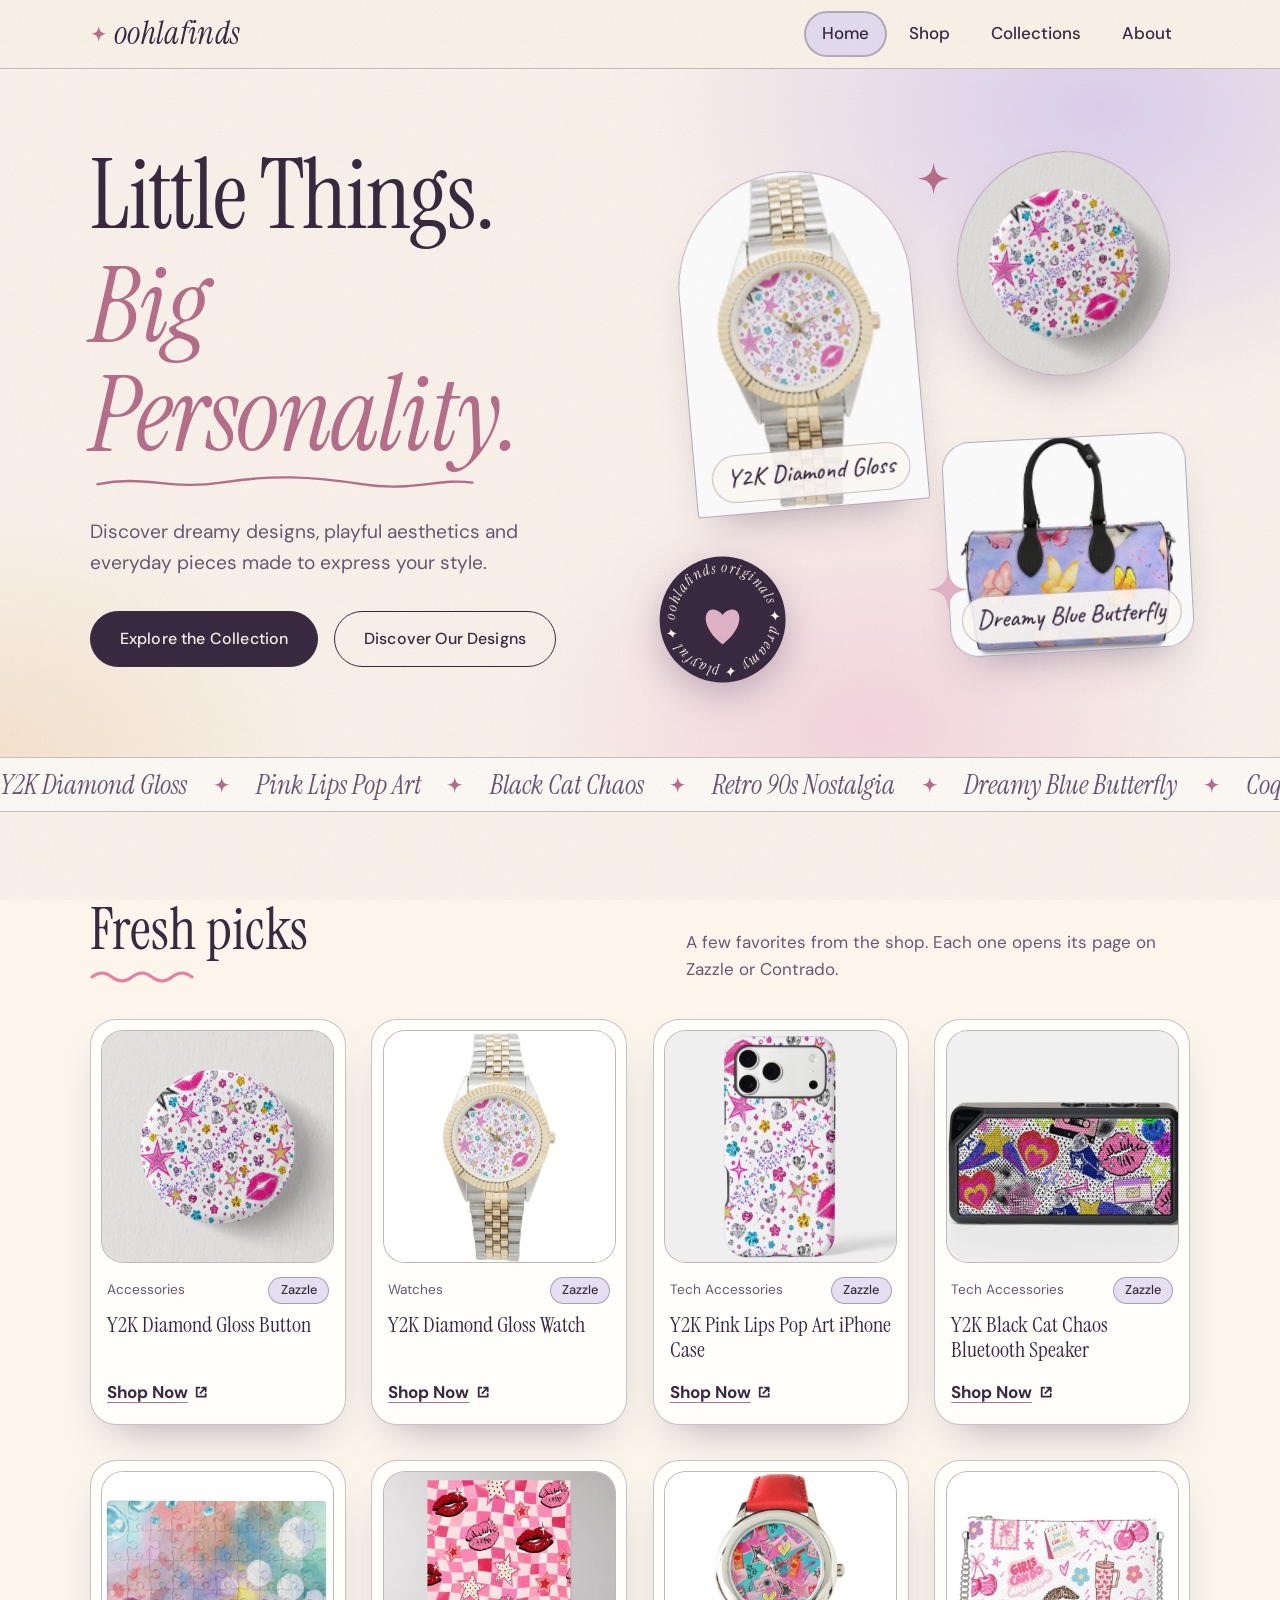
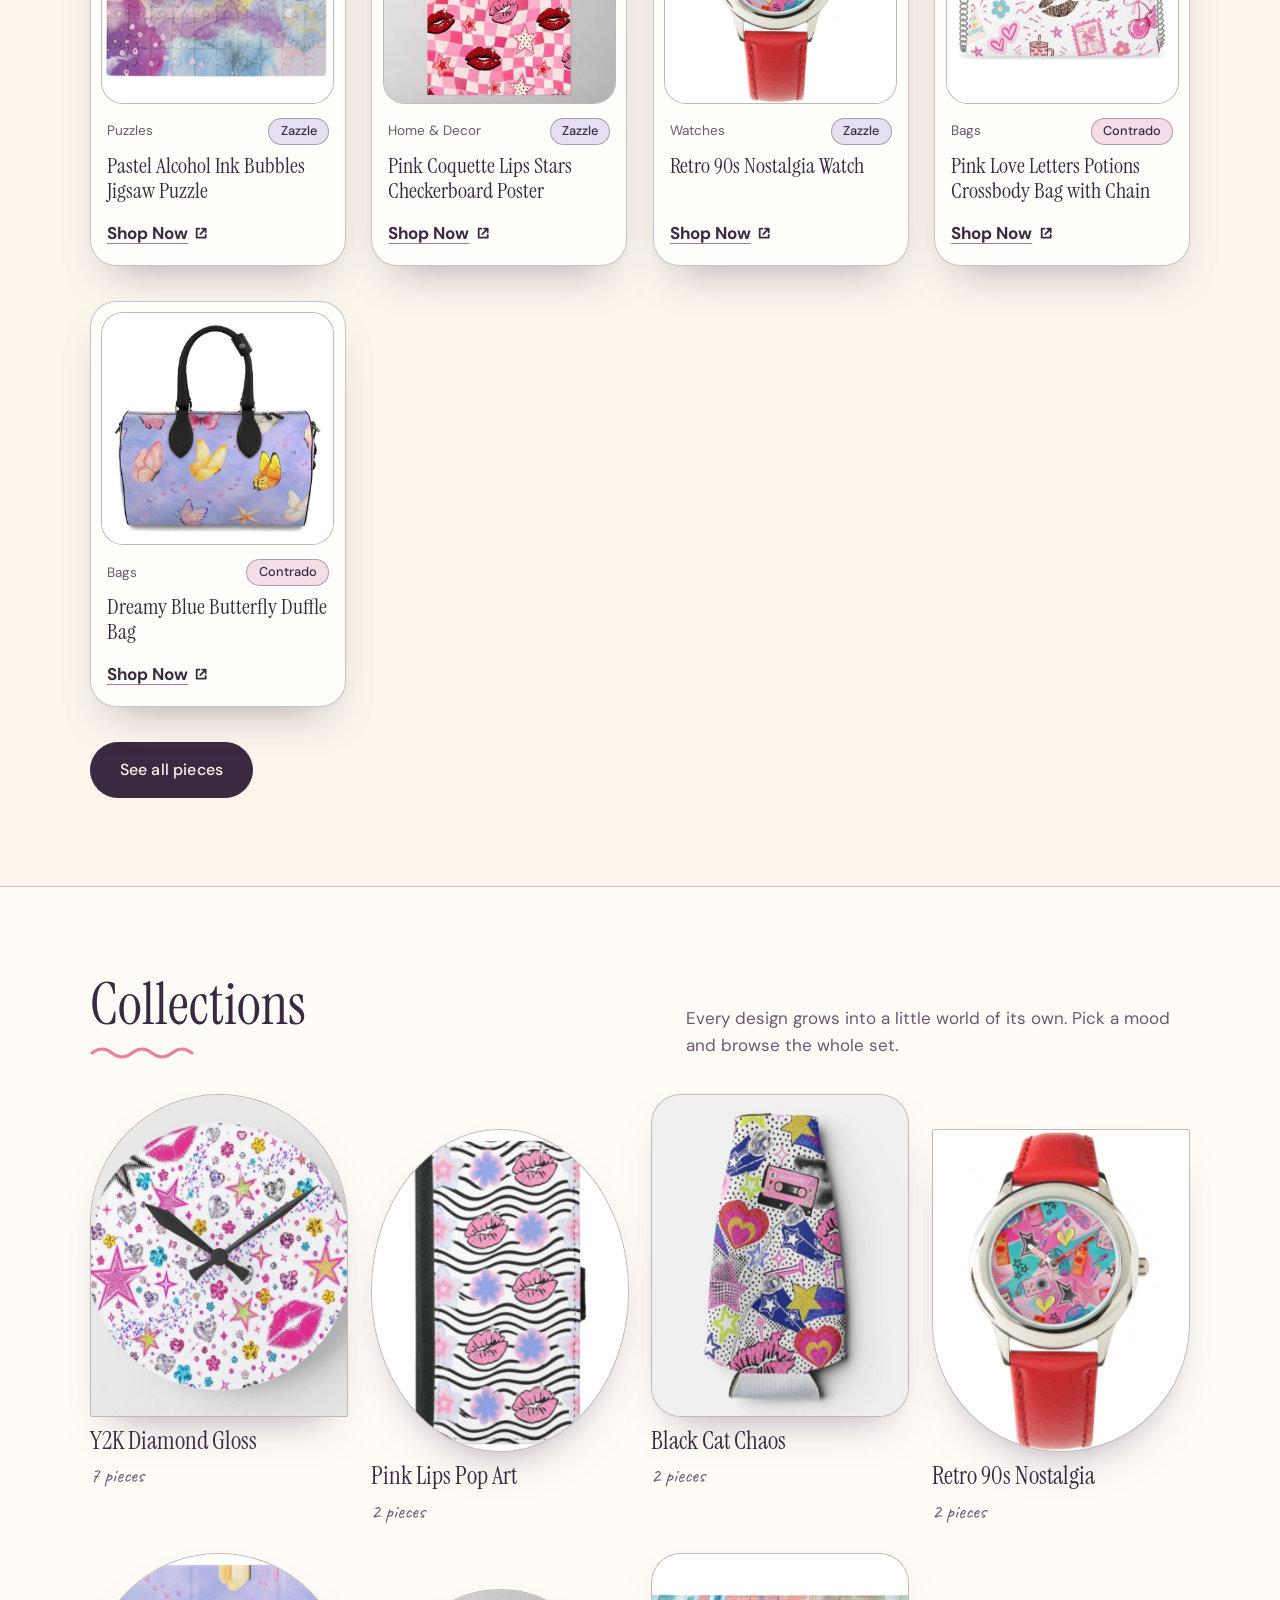
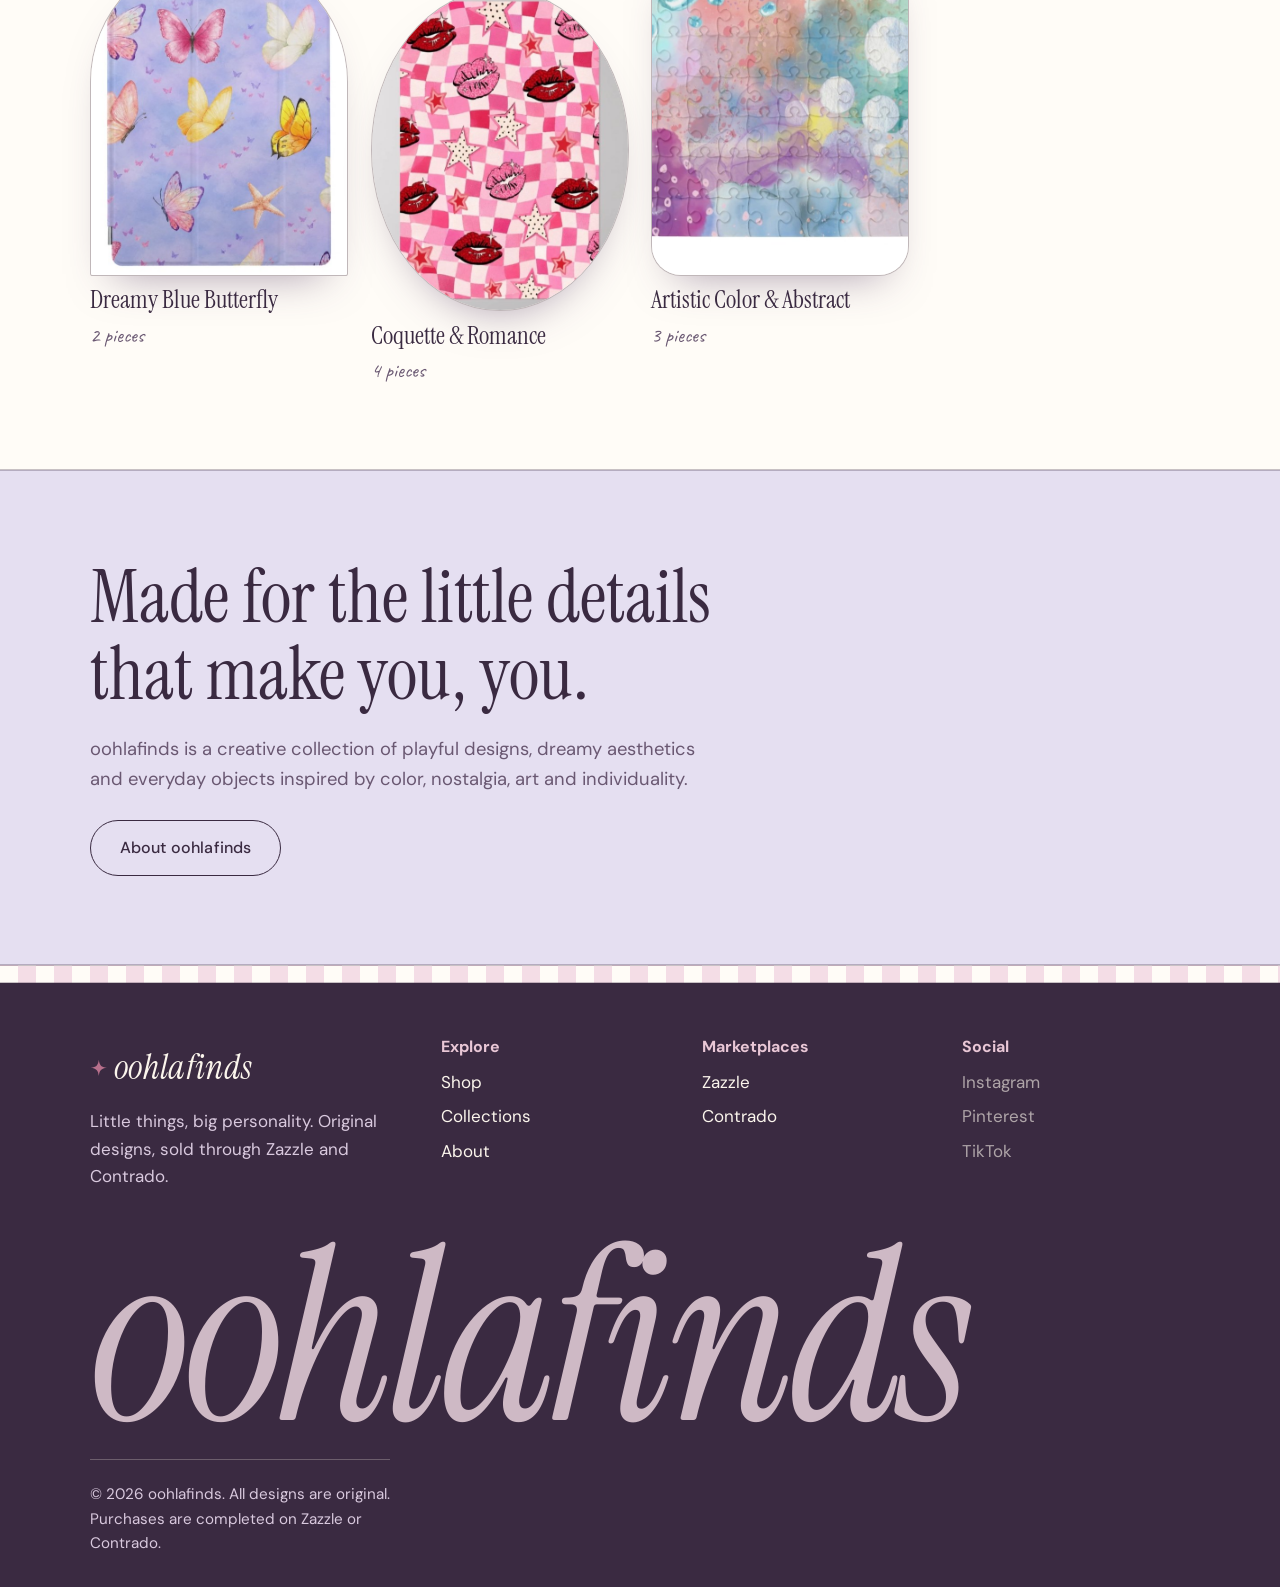
<file: index.html>
<!DOCTYPE html>
<html lang="en">
<head>
<meta charset="utf-8">
<meta name="viewport" content="width=device-width, initial-scale=1">
<title>oohlafinds | Little Things. Big Personality.</title>
<meta name="description" content="Dreamy designs, playful aesthetics and everyday pieces made to express your style. Browse oohlafinds originals and shop them on Zazzle and Contrado.">
<meta property="og:title" content="oohlafinds | Little Things. Big Personality.">
<meta property="og:description" content="Dreamy designs, playful aesthetics and everyday pieces made to express your style. Browse oohlafinds originals and shop them on Zazzle and Contrado.">
<meta property="og:type" content="website">
<meta name="theme-color" content="#fff6ea">
<link rel="icon" href="data:image/svg+xml,%3Csvg xmlns='http://www.w3.org/2000/svg' viewBox='0 0 100 100'%3E%3Cpath d='M50 4C54 36 64 46 96 50C64 54 54 64 50 96C46 64 36 54 4 50C36 46 46 36 50 4Z' fill='%23e8809f'/%3E%3C/svg%3E">
<link rel="preconnect" href="https://fonts.googleapis.com"><link rel="preconnect" href="https://fonts.gstatic.com" crossorigin><link rel="stylesheet" href="https://fonts.googleapis.com/css2?family=Caveat:wght@500;700&family=DM+Sans:wght@400;500;700&family=Instrument+Serif:ital@0;1&display=swap">
<link rel="stylesheet" href="css/style.css">
<script type="application/ld+json">{"@context":"https://schema.org","@type":"WebSite","name":"oohlafinds","description":"Playful, dreamy print-on-demand designs by oohlafinds."}</script>
</head>
<body>
<a class="skip" href="#main">Skip to content</a>
<header class="site-header">
  <div class="wrap">
    <a class="logo" href="index.html" aria-label="oohlafinds home"><svg viewBox="0 0 100 100" aria-hidden="true"><path d="M50 4C54 36 64 46 96 50C64 54 54 64 50 96C46 64 36 54 4 50C36 46 46 36 50 4Z" fill="currentColor"/></svg>oohlafinds</a>
    <button class="nav-toggle" aria-expanded="false" aria-controls="site-nav" aria-label="Menu"><span></span></button>
    <nav class="nav" id="site-nav" aria-label="Main"><a href="index.html" aria-current="page">Home</a><a href="shop.html">Shop</a><a href="collections.html">Collections</a><a href="about.html">About</a></nav>
  </div>
</header>
<main id="main">

<section class="hero" aria-labelledby="hero-h">
  <div class="wrap">
    <div>
      <h1 id="hero-h">Little Things. <em>Big Personality.</em></h1>
      <svg class="scribble" viewBox="0 0 300 24" preserveAspectRatio="none" aria-hidden="true"><path d="M4 14C40 2 60 22 100 12S170 4 210 14S270 6 296 12" fill="none" stroke="#b8708c" stroke-width="3" stroke-linecap="round"/></svg>
      <p class="lead">Discover dreamy designs, playful aesthetics and everyday pieces made to express your style.</p>
      <div class="btn-row">
        <a class="btn" href="shop.html">Explore the Collection</a>
        <a class="btn btn--lav" href="collections.html">Discover Our Designs</a>
      </div>
    </div>
    <div class="collage" aria-hidden="true">
      <div class="tile tile--a">
        <img src="images/products/y2k-diamond-gloss-watch.jpg" alt="" width="400" height="400" onerror="this.remove()">
        <b>Y2K Diamond Gloss</b></div>
      <div class="tile tile--b">
        <img src="images/products/y2k-diamond-gloss-button.jpg" alt="" width="400" height="400" onerror="this.remove()"></div>
      <div class="tile tile--c">
        <img src="images/products/dreamy-blue-butterfly-duffle-bag.jpg" alt="" width="400" height="400" onerror="this.remove()">
        <b>Dreamy Blue Butterfly</b></div>
      <span class="float f1"><svg viewBox="0 0 100 100" aria-hidden="true"><path d="M50 4C54 36 64 46 96 50C64 54 54 64 50 96C46 64 36 54 4 50C36 46 46 36 50 4Z" fill="currentColor"/></svg></span><span class="float f2"><svg viewBox="0 0 100 100" aria-hidden="true"><path d="M50 4C54 36 64 46 96 50C64 54 54 64 50 96C46 64 36 54 4 50C36 46 46 36 50 4Z" fill="currentColor"/></svg></span><span class="float f3"><svg viewBox="0 0 100 100" aria-hidden="true"><path d="M50 4C54 36 64 46 96 50C64 54 54 64 50 96C46 64 36 54 4 50C36 46 46 36 50 4Z" fill="currentColor"/></svg></span>
<svg class="badge" viewBox="0 0 200 200" aria-hidden="true"><defs><path id="circ" d="M100,100 m-72,0 a72,72 0 1,1 144,0 a72,72 0 1,1 -144,0"/></defs><g class="badge__ring"><circle cx="100" cy="100" r="96" fill="#3a2a41"/><text font-family="Instrument Serif,Georgia,serif" font-style="italic" font-size="22" fill="#fff6ea"><textPath href="#circ" textLength="440" lengthAdjust="spacing">oohlafinds originals &#10022; dreamy &#10022; playful &#10022;</textPath></text></g><path d="M100 138C66 112 70 82 88 85C95 86 100 93 100 93C100 93 105 86 112 85C130 82 134 112 100 138Z" fill="#e3b5c8"/></svg>
    </div>
  </div>
</section>
<div class="ribbon" aria-hidden="true"><div class="ribbon__track"><span>Y2K Diamond Gloss</span><svg viewBox="0 0 100 100" aria-hidden="true"><path d="M50 4C54 36 64 46 96 50C64 54 54 64 50 96C46 64 36 54 4 50C36 46 46 36 50 4Z" fill="currentColor"/></svg><span>Pink Lips Pop Art</span><svg viewBox="0 0 100 100" aria-hidden="true"><path d="M50 4C54 36 64 46 96 50C64 54 54 64 50 96C46 64 36 54 4 50C36 46 46 36 50 4Z" fill="currentColor"/></svg><span>Black Cat Chaos</span><svg viewBox="0 0 100 100" aria-hidden="true"><path d="M50 4C54 36 64 46 96 50C64 54 54 64 50 96C46 64 36 54 4 50C36 46 46 36 50 4Z" fill="currentColor"/></svg><span>Retro 90s Nostalgia</span><svg viewBox="0 0 100 100" aria-hidden="true"><path d="M50 4C54 36 64 46 96 50C64 54 54 64 50 96C46 64 36 54 4 50C36 46 46 36 50 4Z" fill="currentColor"/></svg><span>Dreamy Blue Butterfly</span><svg viewBox="0 0 100 100" aria-hidden="true"><path d="M50 4C54 36 64 46 96 50C64 54 54 64 50 96C46 64 36 54 4 50C36 46 46 36 50 4Z" fill="currentColor"/></svg><span>Coquette &amp; Romance</span><svg viewBox="0 0 100 100" aria-hidden="true"><path d="M50 4C54 36 64 46 96 50C64 54 54 64 50 96C46 64 36 54 4 50C36 46 46 36 50 4Z" fill="currentColor"/></svg><span>Artistic Color &amp; Abstract</span><svg viewBox="0 0 100 100" aria-hidden="true"><path d="M50 4C54 36 64 46 96 50C64 54 54 64 50 96C46 64 36 54 4 50C36 46 46 36 50 4Z" fill="currentColor"/></svg><span>Y2K Diamond Gloss</span><svg viewBox="0 0 100 100" aria-hidden="true"><path d="M50 4C54 36 64 46 96 50C64 54 54 64 50 96C46 64 36 54 4 50C36 46 46 36 50 4Z" fill="currentColor"/></svg><span>Pink Lips Pop Art</span><svg viewBox="0 0 100 100" aria-hidden="true"><path d="M50 4C54 36 64 46 96 50C64 54 54 64 50 96C46 64 36 54 4 50C36 46 46 36 50 4Z" fill="currentColor"/></svg><span>Black Cat Chaos</span><svg viewBox="0 0 100 100" aria-hidden="true"><path d="M50 4C54 36 64 46 96 50C64 54 54 64 50 96C46 64 36 54 4 50C36 46 46 36 50 4Z" fill="currentColor"/></svg><span>Retro 90s Nostalgia</span><svg viewBox="0 0 100 100" aria-hidden="true"><path d="M50 4C54 36 64 46 96 50C64 54 54 64 50 96C46 64 36 54 4 50C36 46 46 36 50 4Z" fill="currentColor"/></svg><span>Dreamy Blue Butterfly</span><svg viewBox="0 0 100 100" aria-hidden="true"><path d="M50 4C54 36 64 46 96 50C64 54 54 64 50 96C46 64 36 54 4 50C36 46 46 36 50 4Z" fill="currentColor"/></svg><span>Coquette &amp; Romance</span><svg viewBox="0 0 100 100" aria-hidden="true"><path d="M50 4C54 36 64 46 96 50C64 54 54 64 50 96C46 64 36 54 4 50C36 46 46 36 50 4Z" fill="currentColor"/></svg><span>Artistic Color &amp; Abstract</span><svg viewBox="0 0 100 100" aria-hidden="true"><path d="M50 4C54 36 64 46 96 50C64 54 54 64 50 96C46 64 36 54 4 50C36 46 46 36 50 4Z" fill="currentColor"/></svg></div></div>
<section class="section" aria-labelledby="fresh-h">
  <div class="wrap">
    <div class="section-head">
      <h2 id="fresh-h">Fresh picks</h2>
      <p>A few favorites from the shop. Each one opens its page on Zazzle or Contrado.</p>
    </div>
    <ul class="grid" id="featured-grid"></ul>
    <p style="margin-top:2.2rem"><a class="btn" href="shop.html">See all pieces</a></p>
  </div>
</section>
<section class="section section--ivory" aria-labelledby="cols-h">
  <div class="wrap">
    <div class="section-head">
      <h2 id="cols-h">Collections</h2>
      <p>Every design grows into a little world of its own. Pick a mood and browse the whole set.</p>
    </div>
    <ul class="col-grid" id="collection-tiles"></ul>
  </div>
</section>
<section class="section section--lav" aria-labelledby="about-h">
  <div class="wrap">
    <div class="about-hero">
      <div>
        <h2 id="about-h">Made for the little details that make you, you.</h2>
        <p>oohlafinds is a creative collection of playful designs, dreamy aesthetics and everyday objects inspired by color, nostalgia, art and individuality.</p>
        <p style="margin-top:1.6rem"><a class="btn btn--white" href="about.html">About oohlafinds</a></p>
      </div>
    </div>
  </div>
</section>
</main>
<div class="checker" aria-hidden="true"></div>
<footer class="site-footer">
  <div class="wrap">
    <div class="foot-grid">
      <div><a class="logo" href="index.html"><svg viewBox="0 0 100 100" aria-hidden="true"><path d="M50 4C54 36 64 46 96 50C64 54 54 64 50 96C46 64 36 54 4 50C36 46 46 36 50 4Z" fill="currentColor"/></svg>oohlafinds</a><p>Little things, big personality. Original designs, sold through Zazzle and Contrado.</p></div>
      <div><h2>Explore</h2><ul><li><a href="shop.html">Shop</a></li><li><a href="collections.html">Collections</a></li><li><a href="about.html">About</a></li></ul></div>
      <div><h2>Marketplaces</h2><ul data-marketplaces></ul></div>
      <div><h2>Social</h2><ul id="social-links"></ul></div>
    </div>
    <div class="wordmark" aria-hidden="true">oohlafinds</div>
    <p class="copy">&copy; <span id="year">2026</span> oohlafinds. All designs are original. Purchases are completed on Zazzle or Contrado.</p>
  </div>
</footer>
<script src="js/products.js"></script>
<script src="js/main.js"></script>
</body>
</html>
</file>
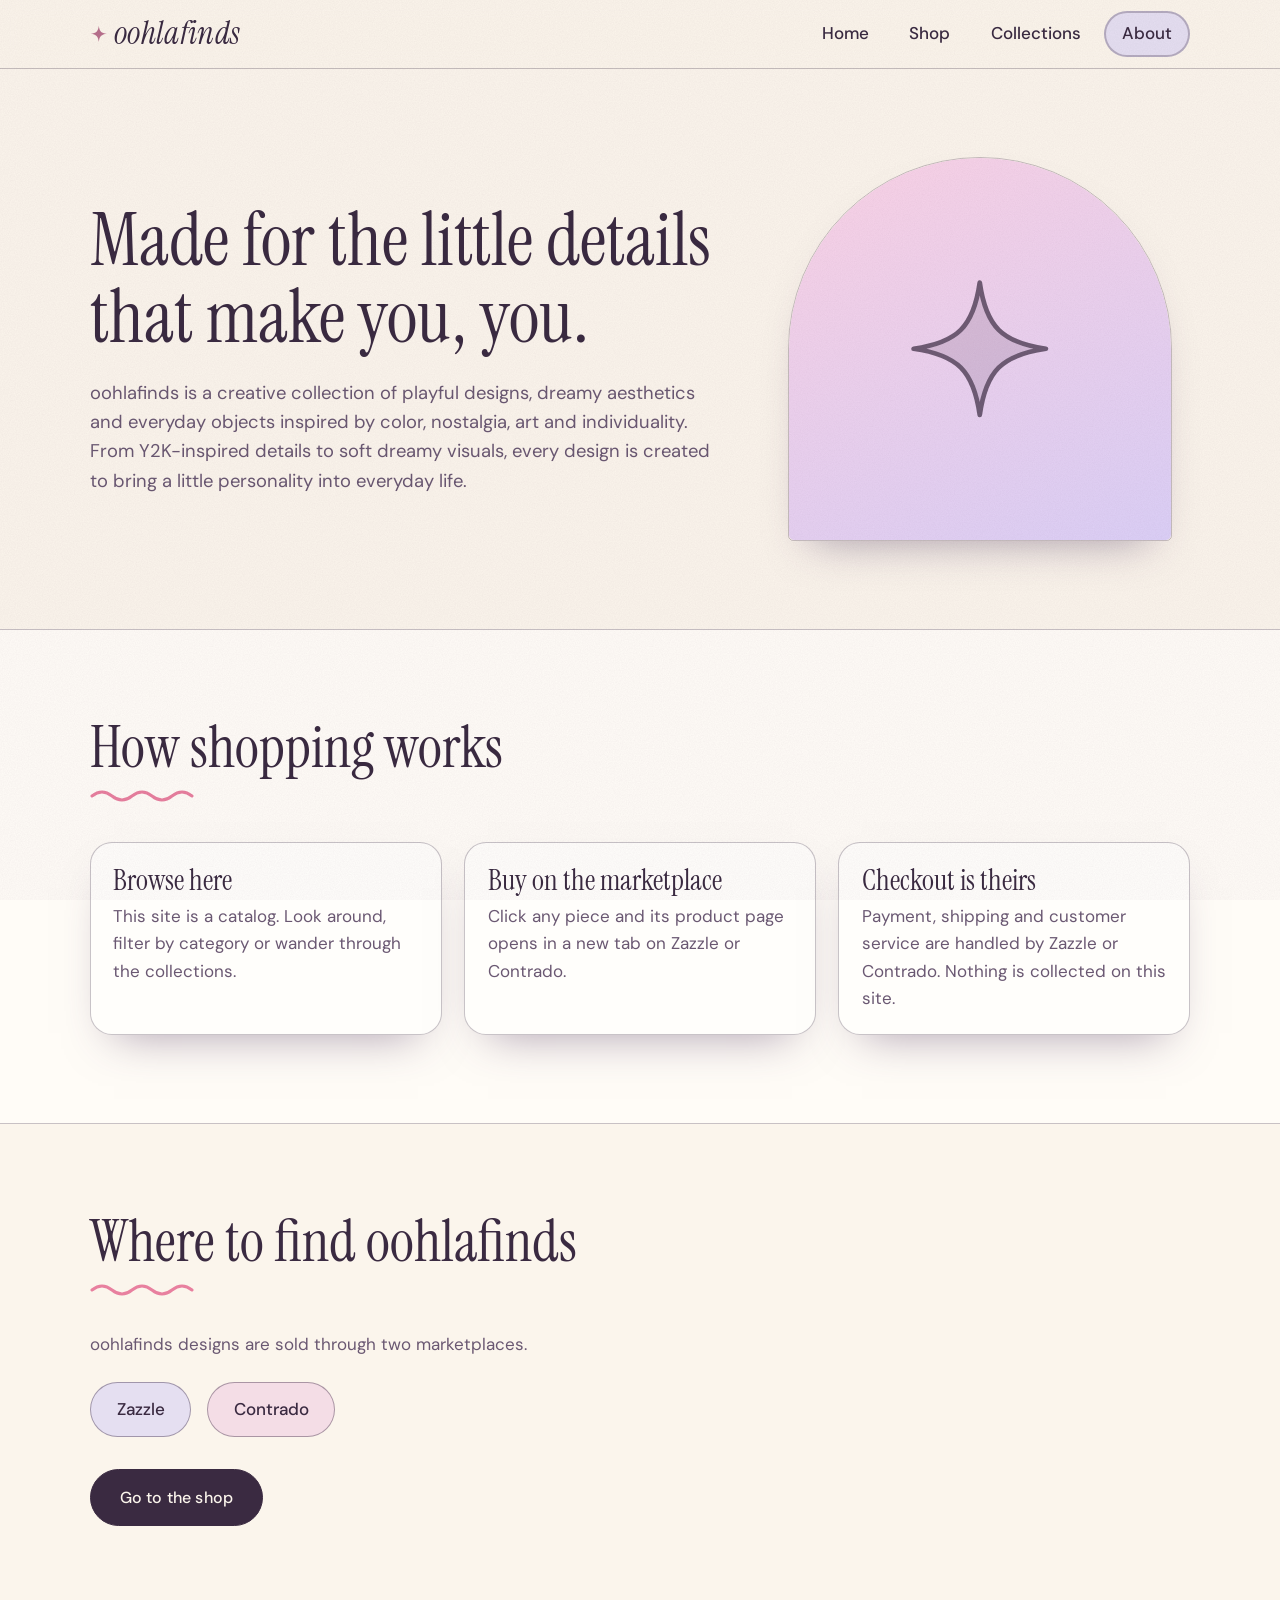
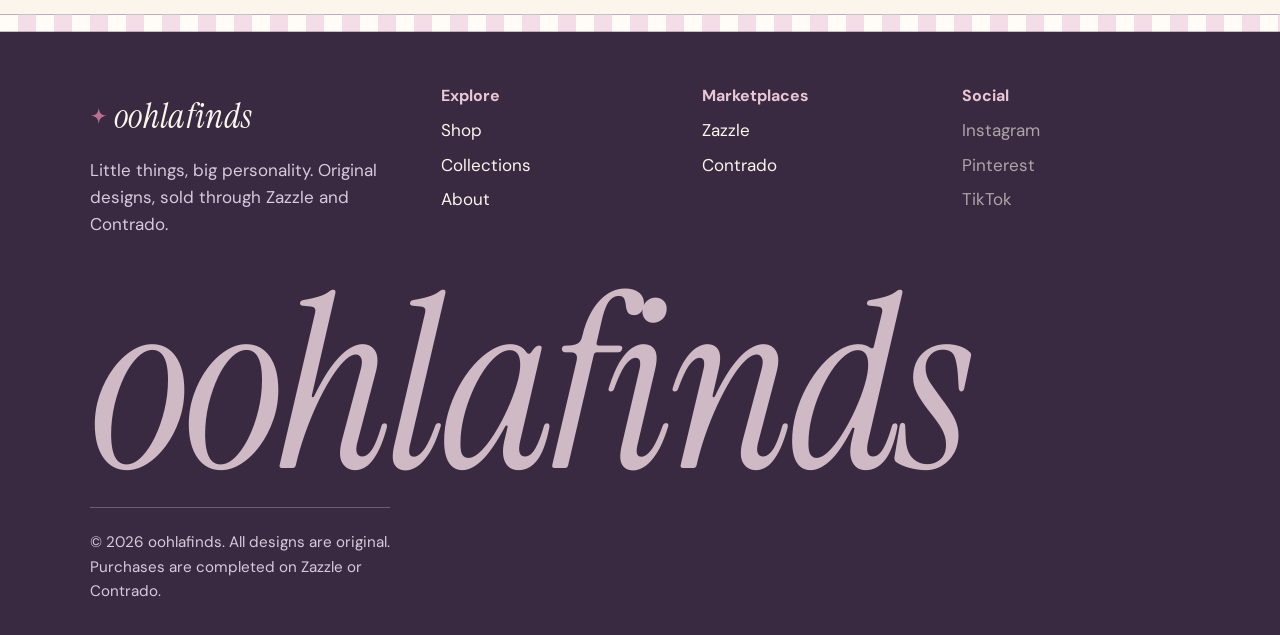
<file: about.html>
<!DOCTYPE html>
<html lang="en">
<head>
<meta charset="utf-8">
<meta name="viewport" content="width=device-width, initial-scale=1">
<title>About | oohlafinds</title>
<meta name="description" content="oohlafinds is a creative collection of playful designs, dreamy aesthetics and everyday objects inspired by color, nostalgia, art and individuality.">
<meta property="og:title" content="About | oohlafinds">
<meta property="og:description" content="oohlafinds is a creative collection of playful designs, dreamy aesthetics and everyday objects inspired by color, nostalgia, art and individuality.">
<meta property="og:type" content="website">
<meta name="theme-color" content="#fff6ea">
<link rel="icon" href="data:image/svg+xml,%3Csvg xmlns='http://www.w3.org/2000/svg' viewBox='0 0 100 100'%3E%3Cpath d='M50 4C54 36 64 46 96 50C64 54 54 64 50 96C46 64 36 54 4 50C36 46 46 36 50 4Z' fill='%23e8809f'/%3E%3C/svg%3E">
<link rel="preconnect" href="https://fonts.googleapis.com"><link rel="preconnect" href="https://fonts.gstatic.com" crossorigin><link rel="stylesheet" href="https://fonts.googleapis.com/css2?family=Caveat:wght@500;700&family=DM+Sans:wght@400;500;700&family=Instrument+Serif:ital@0;1&display=swap">
<link rel="stylesheet" href="css/style.css">

</head>
<body>
<a class="skip" href="#main">Skip to content</a>
<header class="site-header">
  <div class="wrap">
    <a class="logo" href="index.html" aria-label="oohlafinds home"><svg viewBox="0 0 100 100" aria-hidden="true"><path d="M50 4C54 36 64 46 96 50C64 54 54 64 50 96C46 64 36 54 4 50C36 46 46 36 50 4Z" fill="currentColor"/></svg>oohlafinds</a>
    <button class="nav-toggle" aria-expanded="false" aria-controls="site-nav" aria-label="Menu"><span></span></button>
    <nav class="nav" id="site-nav" aria-label="Main"><a href="index.html">Home</a><a href="shop.html">Shop</a><a href="collections.html">Collections</a><a href="about.html" aria-current="page">About</a></nav>
  </div>
</header>
<main id="main">

<section class="section"><div class="wrap">
  <div class="about-hero">
    <div>
      <h1>Made for the little details that make you, you.</h1>
      <p>oohlafinds is a creative collection of playful designs, dreamy aesthetics and everyday objects inspired by color, nostalgia, art and individuality. From Y2K-inspired details to soft dreamy visuals, every design is created to bring a little personality into everyday life.</p>
    </div>
    <div class="about-art" aria-hidden="true"><div class="ph" style="--c1:#fbd3e6;--c2:#dcd0f7"><svg viewBox="0 0 100 100" style="width:45%"><path d="M50 8C54 36 64 46 92 50C64 54 54 64 50 92C46 64 36 54 8 50C36 46 46 36 50 8Z" fill="currentColor" fill-opacity=".18" stroke="currentColor" stroke-width="3" stroke-linejoin="round"/></svg></div></div>
  </div>
</div></section>
<section class="section section--ivory" aria-labelledby="how-h"><div class="wrap">
  <div class="section-head"><h2 id="how-h">How shopping works</h2></div>
  <div class="facts">
    <div class="fact"><h3>Browse here</h3><p>This site is a catalog. Look around, filter by category or wander through the collections.</p></div>
    <div class="fact"><h3>Buy on the marketplace</h3><p>Click any piece and its product page opens in a new tab on Zazzle or Contrado.</p></div>
    <div class="fact"><h3>Checkout is theirs</h3><p>Payment, shipping and customer service are handled by Zazzle or Contrado. Nothing is collected on this site.</p></div>
  </div>
</div></section>
<section class="section" aria-labelledby="mk-h"><div class="wrap">
  <div class="section-head"><h2 id="mk-h">Where to find oohlafinds</h2></div>
  <p style="max-width:52ch;color:var(--ink-soft)">oohlafinds designs are sold through two marketplaces.</p>
  <ul class="mk-links" style="list-style:none;padding:0" data-marketplaces></ul>
  <p style="margin-top:2rem"><a class="btn" href="shop.html">Go to the shop</a></p>
</div></section>
</main>
<div class="checker" aria-hidden="true"></div>
<footer class="site-footer">
  <div class="wrap">
    <div class="foot-grid">
      <div><a class="logo" href="index.html"><svg viewBox="0 0 100 100" aria-hidden="true"><path d="M50 4C54 36 64 46 96 50C64 54 54 64 50 96C46 64 36 54 4 50C36 46 46 36 50 4Z" fill="currentColor"/></svg>oohlafinds</a><p>Little things, big personality. Original designs, sold through Zazzle and Contrado.</p></div>
      <div><h2>Explore</h2><ul><li><a href="shop.html">Shop</a></li><li><a href="collections.html">Collections</a></li><li><a href="about.html">About</a></li></ul></div>
      <div><h2>Marketplaces</h2><ul data-marketplaces></ul></div>
      <div><h2>Social</h2><ul id="social-links"></ul></div>
    </div>
    <div class="wordmark" aria-hidden="true">oohlafinds</div>
    <p class="copy">&copy; <span id="year">2026</span> oohlafinds. All designs are original. Purchases are completed on Zazzle or Contrado.</p>
  </div>
</footer>
<script src="js/products.js"></script>
<script src="js/main.js"></script>
</body>
</html>
</file>
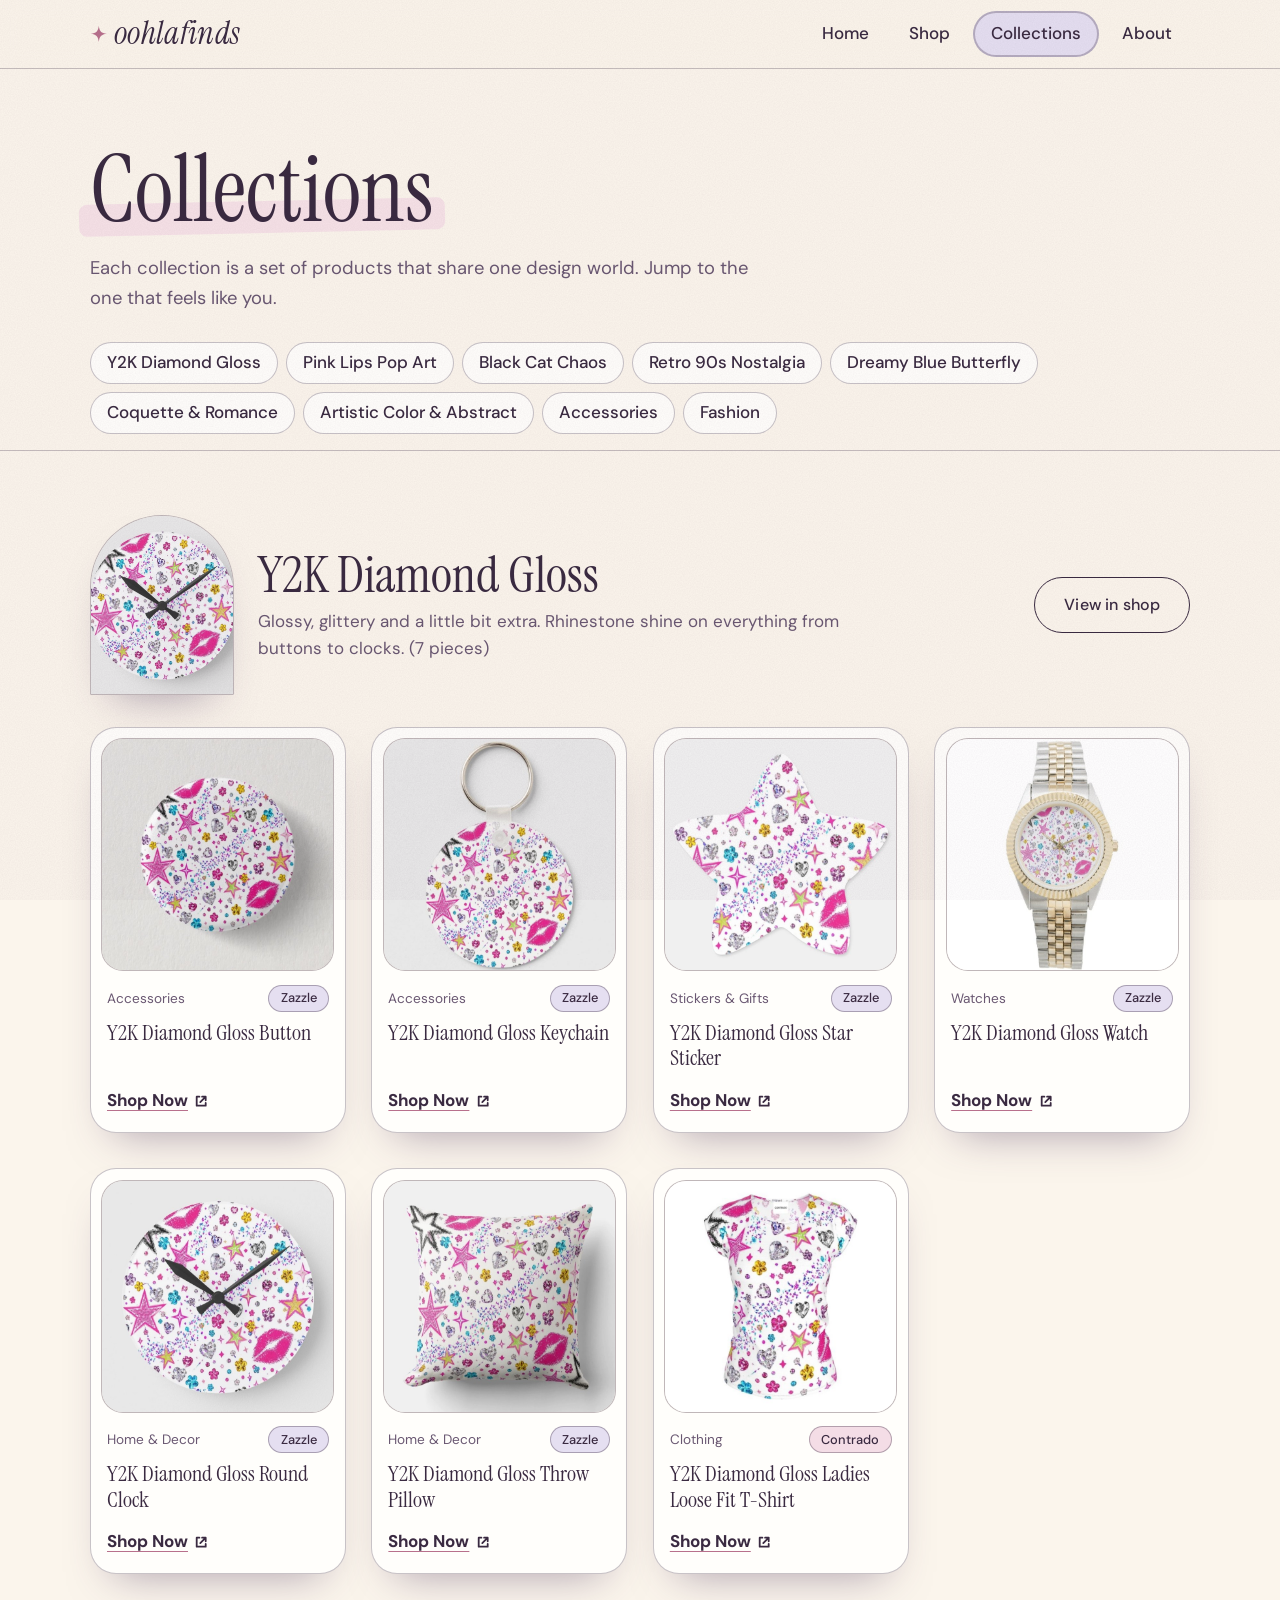
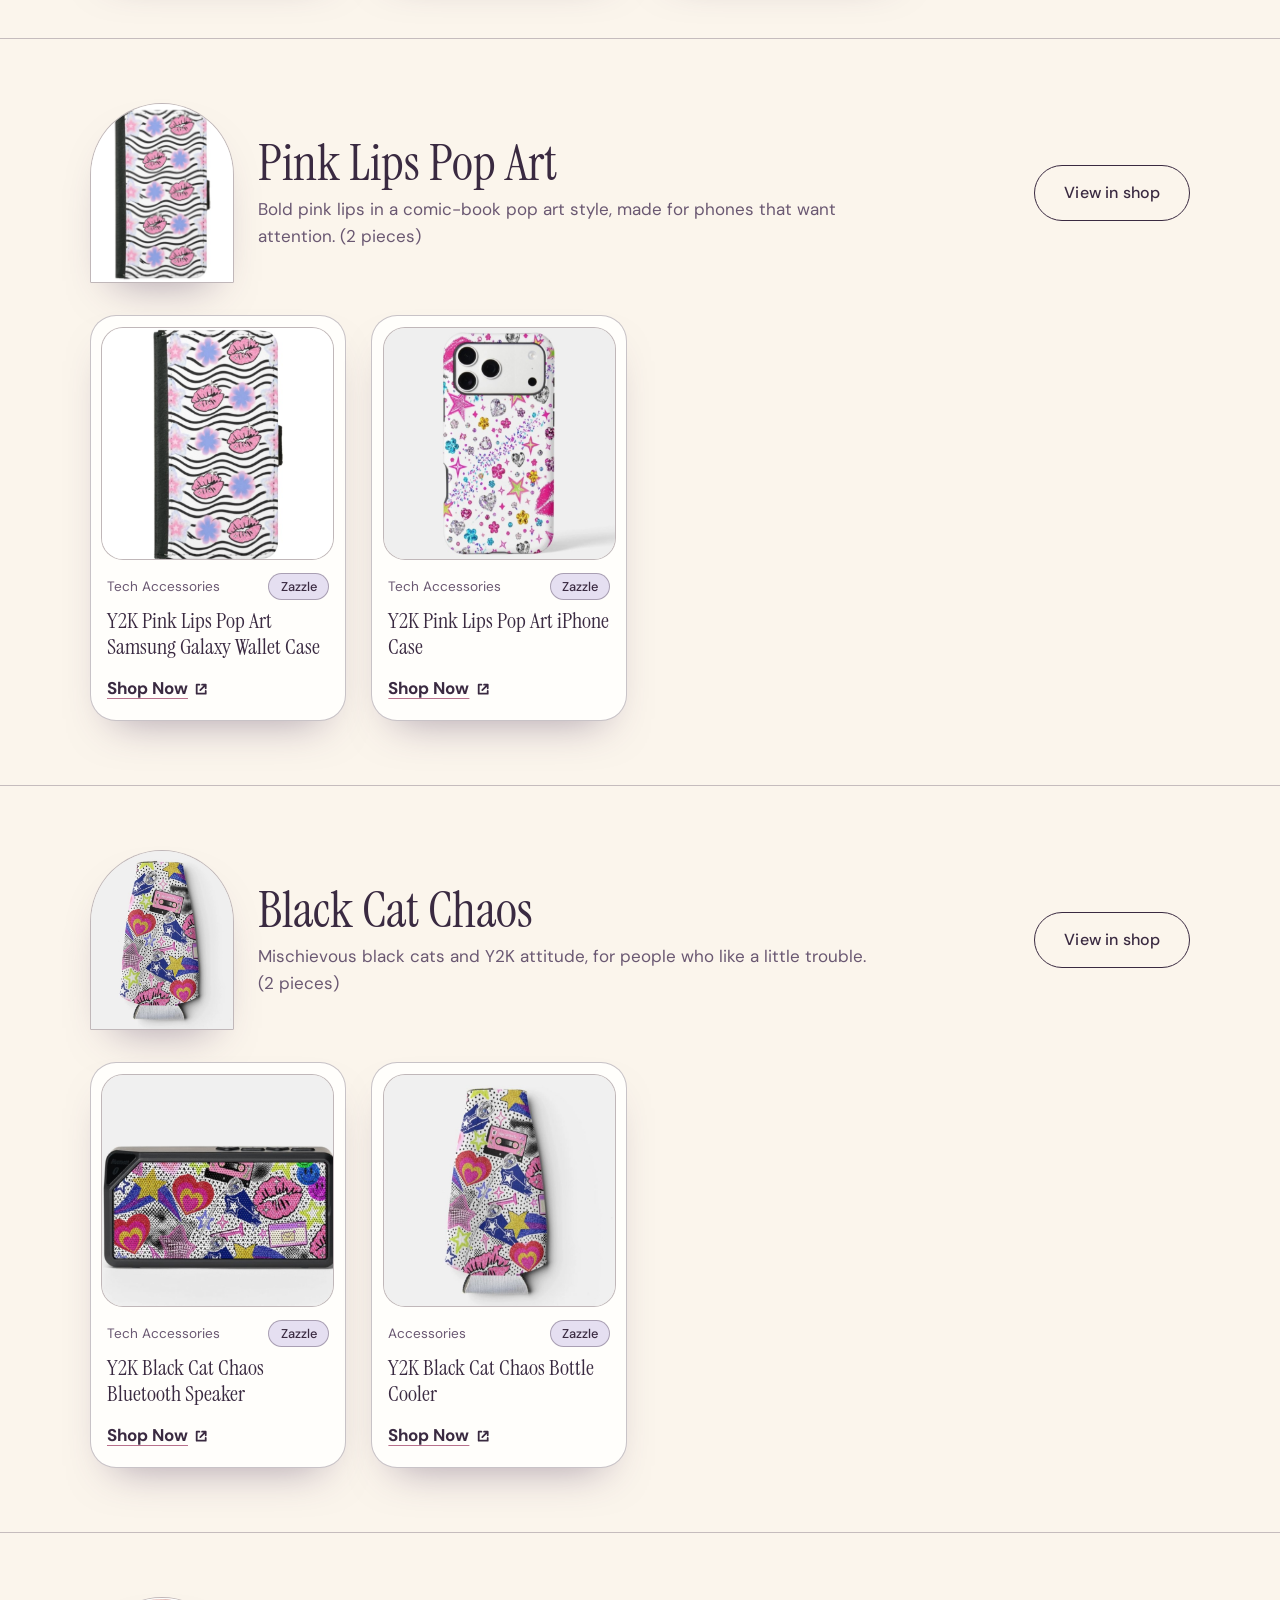
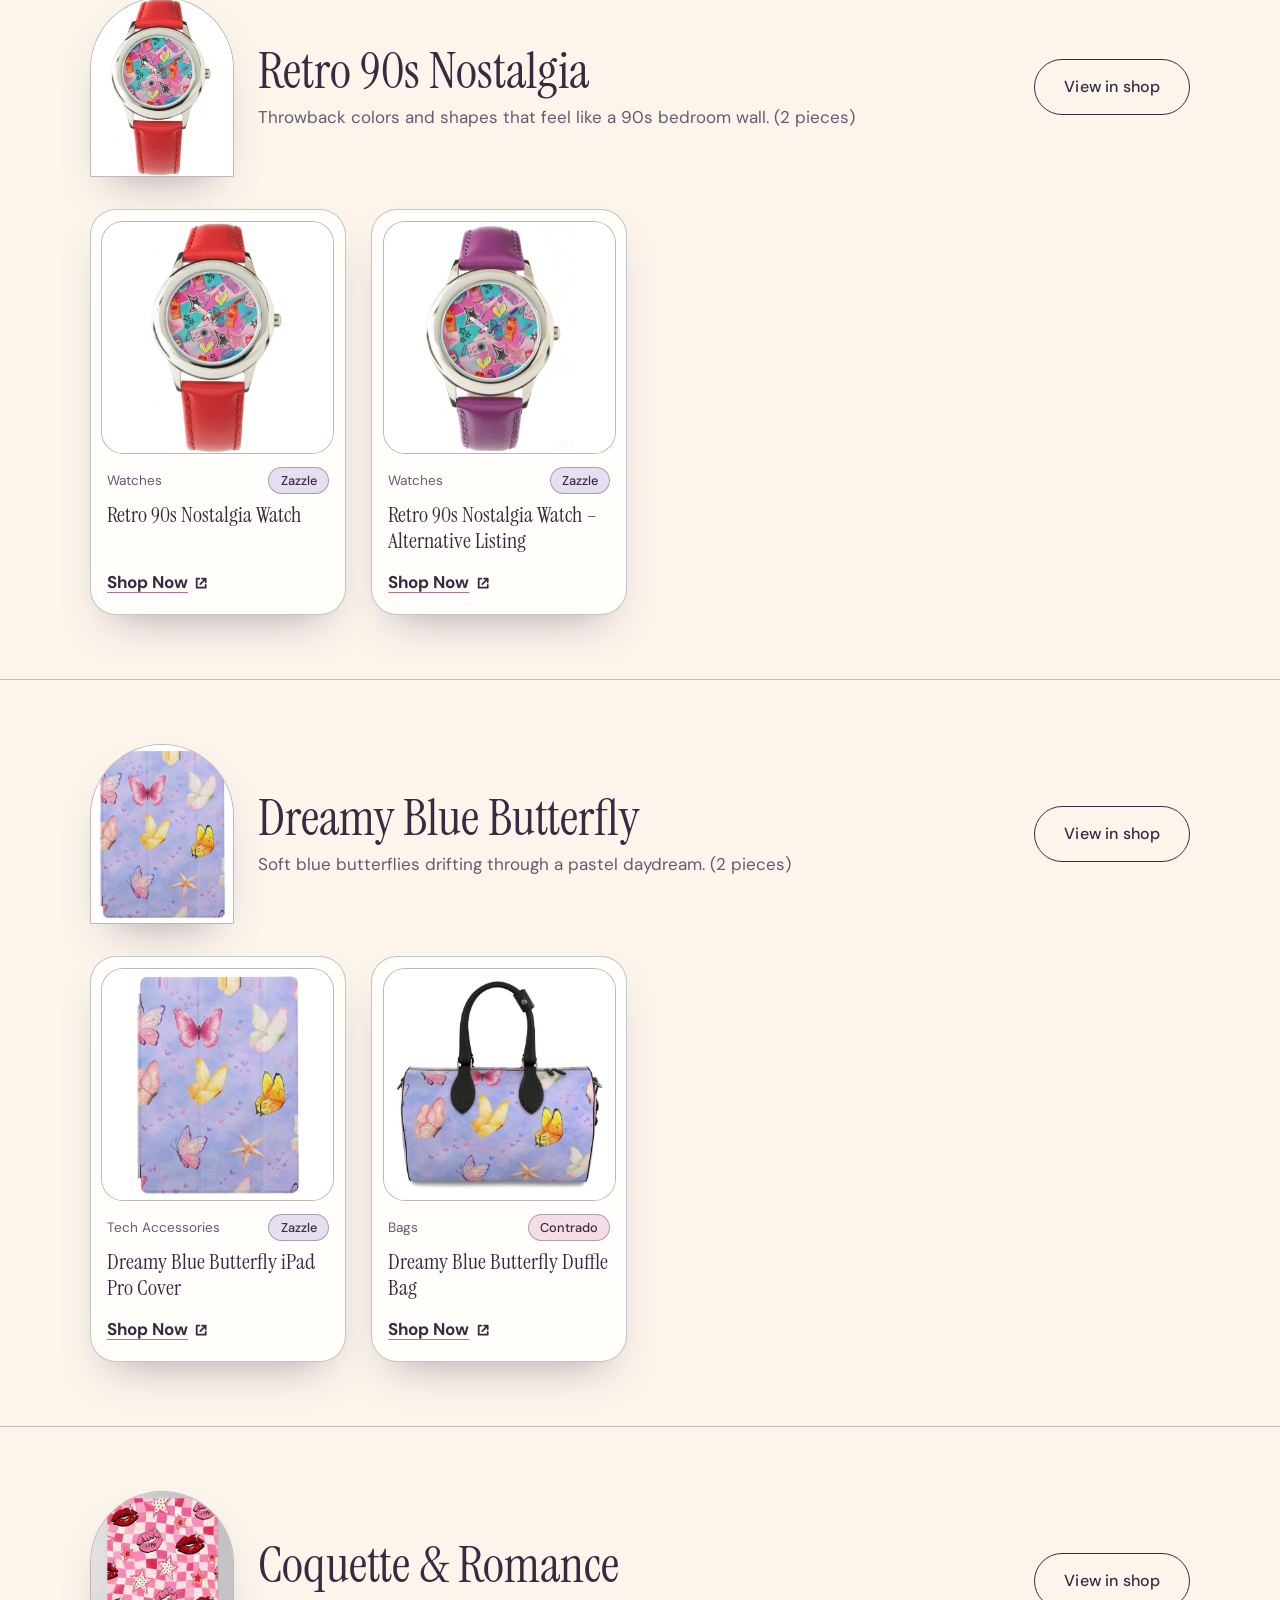
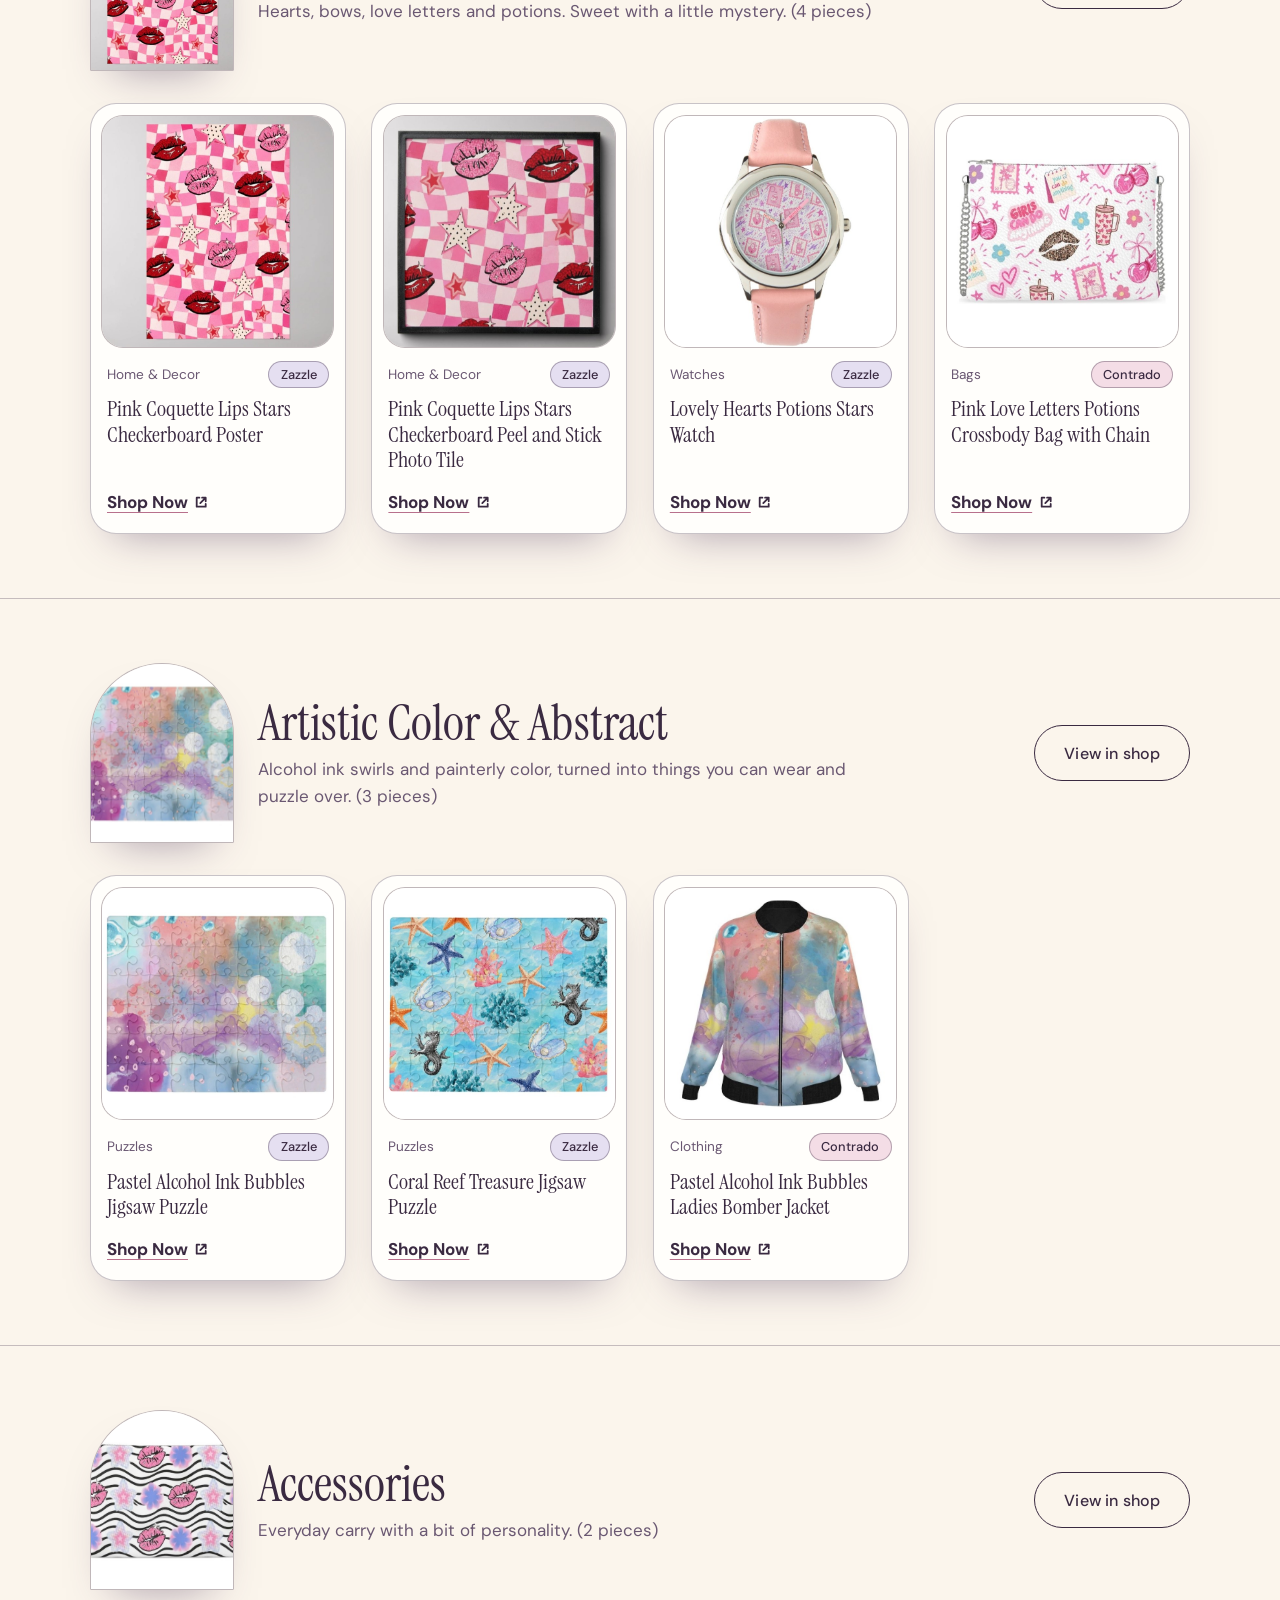
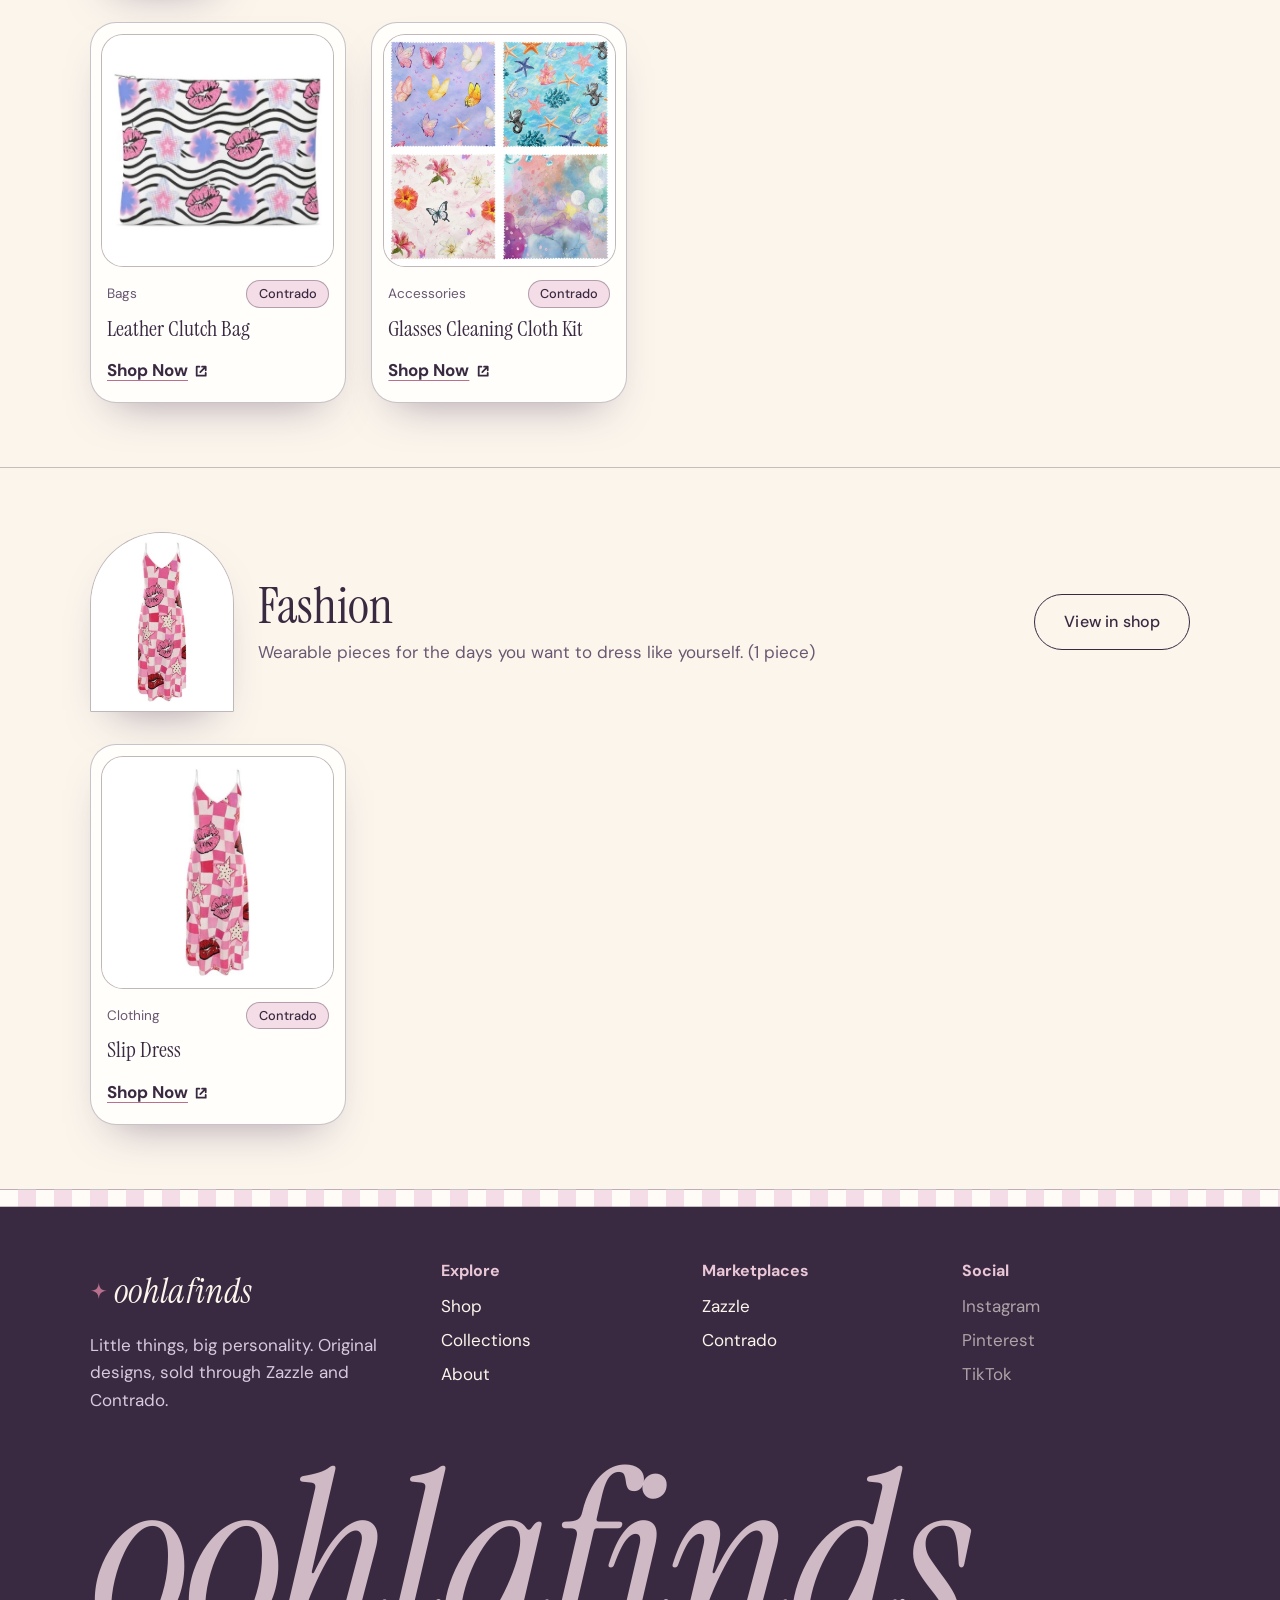
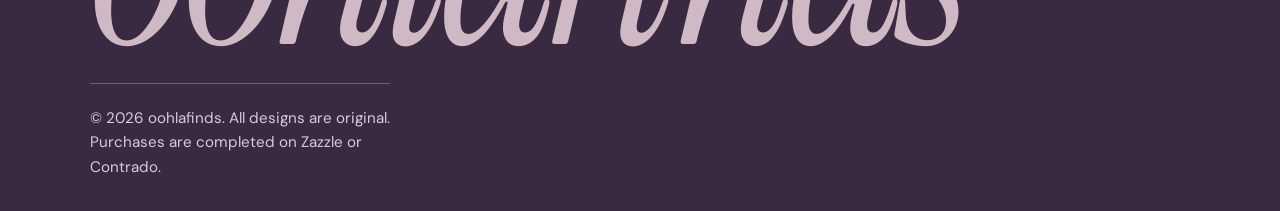
<file: collections.html>
<!DOCTYPE html>
<html lang="en">
<head>
<meta charset="utf-8">
<meta name="viewport" content="width=device-width, initial-scale=1">
<title>Collections | oohlafinds</title>
<meta name="description" content="Explore oohlafinds collections: Y2K Diamond Gloss, Pink Lips Pop Art, Black Cat Chaos, Retro 90s Nostalgia, Dreamy Blue Butterfly, Coquette & Romance and more.">
<meta property="og:title" content="Collections | oohlafinds">
<meta property="og:description" content="Explore oohlafinds collections: Y2K Diamond Gloss, Pink Lips Pop Art, Black Cat Chaos, Retro 90s Nostalgia, Dreamy Blue Butterfly, Coquette & Romance and more.">
<meta property="og:type" content="website">
<meta name="theme-color" content="#fff6ea">
<link rel="icon" href="data:image/svg+xml,%3Csvg xmlns='http://www.w3.org/2000/svg' viewBox='0 0 100 100'%3E%3Cpath d='M50 4C54 36 64 46 96 50C64 54 54 64 50 96C46 64 36 54 4 50C36 46 46 36 50 4Z' fill='%23e8809f'/%3E%3C/svg%3E">
<link rel="preconnect" href="https://fonts.googleapis.com"><link rel="preconnect" href="https://fonts.gstatic.com" crossorigin><link rel="stylesheet" href="https://fonts.googleapis.com/css2?family=Caveat:wght@500;700&family=DM+Sans:wght@400;500;700&family=Instrument+Serif:ital@0;1&display=swap">
<link rel="stylesheet" href="css/style.css">

</head>
<body>
<a class="skip" href="#main">Skip to content</a>
<header class="site-header">
  <div class="wrap">
    <a class="logo" href="index.html" aria-label="oohlafinds home"><svg viewBox="0 0 100 100" aria-hidden="true"><path d="M50 4C54 36 64 46 96 50C64 54 54 64 50 96C46 64 36 54 4 50C36 46 46 36 50 4Z" fill="currentColor"/></svg>oohlafinds</a>
    <button class="nav-toggle" aria-expanded="false" aria-controls="site-nav" aria-label="Menu"><span></span></button>
    <nav class="nav" id="site-nav" aria-label="Main"><a href="index.html">Home</a><a href="shop.html">Shop</a><a href="collections.html" aria-current="page">Collections</a><a href="about.html">About</a></nav>
  </div>
</header>
<main id="main">

<section class="page-title"><div class="wrap">
  <h1>Collections</h1>
  <p>Each collection is a set of products that share one design world. Jump to the one that feels like you.</p>
  <nav class="jump" id="jump" aria-label="Collections"></nav>
</div></section>
<div id="collections-root"></div>
<noscript><div class="wrap"><p>Collections need JavaScript. Please enable it and reload.</p></div></noscript>
</main>
<div class="checker" aria-hidden="true"></div>
<footer class="site-footer">
  <div class="wrap">
    <div class="foot-grid">
      <div><a class="logo" href="index.html"><svg viewBox="0 0 100 100" aria-hidden="true"><path d="M50 4C54 36 64 46 96 50C64 54 54 64 50 96C46 64 36 54 4 50C36 46 46 36 50 4Z" fill="currentColor"/></svg>oohlafinds</a><p>Little things, big personality. Original designs, sold through Zazzle and Contrado.</p></div>
      <div><h2>Explore</h2><ul><li><a href="shop.html">Shop</a></li><li><a href="collections.html">Collections</a></li><li><a href="about.html">About</a></li></ul></div>
      <div><h2>Marketplaces</h2><ul data-marketplaces></ul></div>
      <div><h2>Social</h2><ul id="social-links"></ul></div>
    </div>
    <div class="wordmark" aria-hidden="true">oohlafinds</div>
    <p class="copy">&copy; <span id="year">2026</span> oohlafinds. All designs are original. Purchases are completed on Zazzle or Contrado.</p>
  </div>
</footer>
<script src="js/products.js"></script>
<script src="js/main.js"></script>
</body>
</html>
</file>
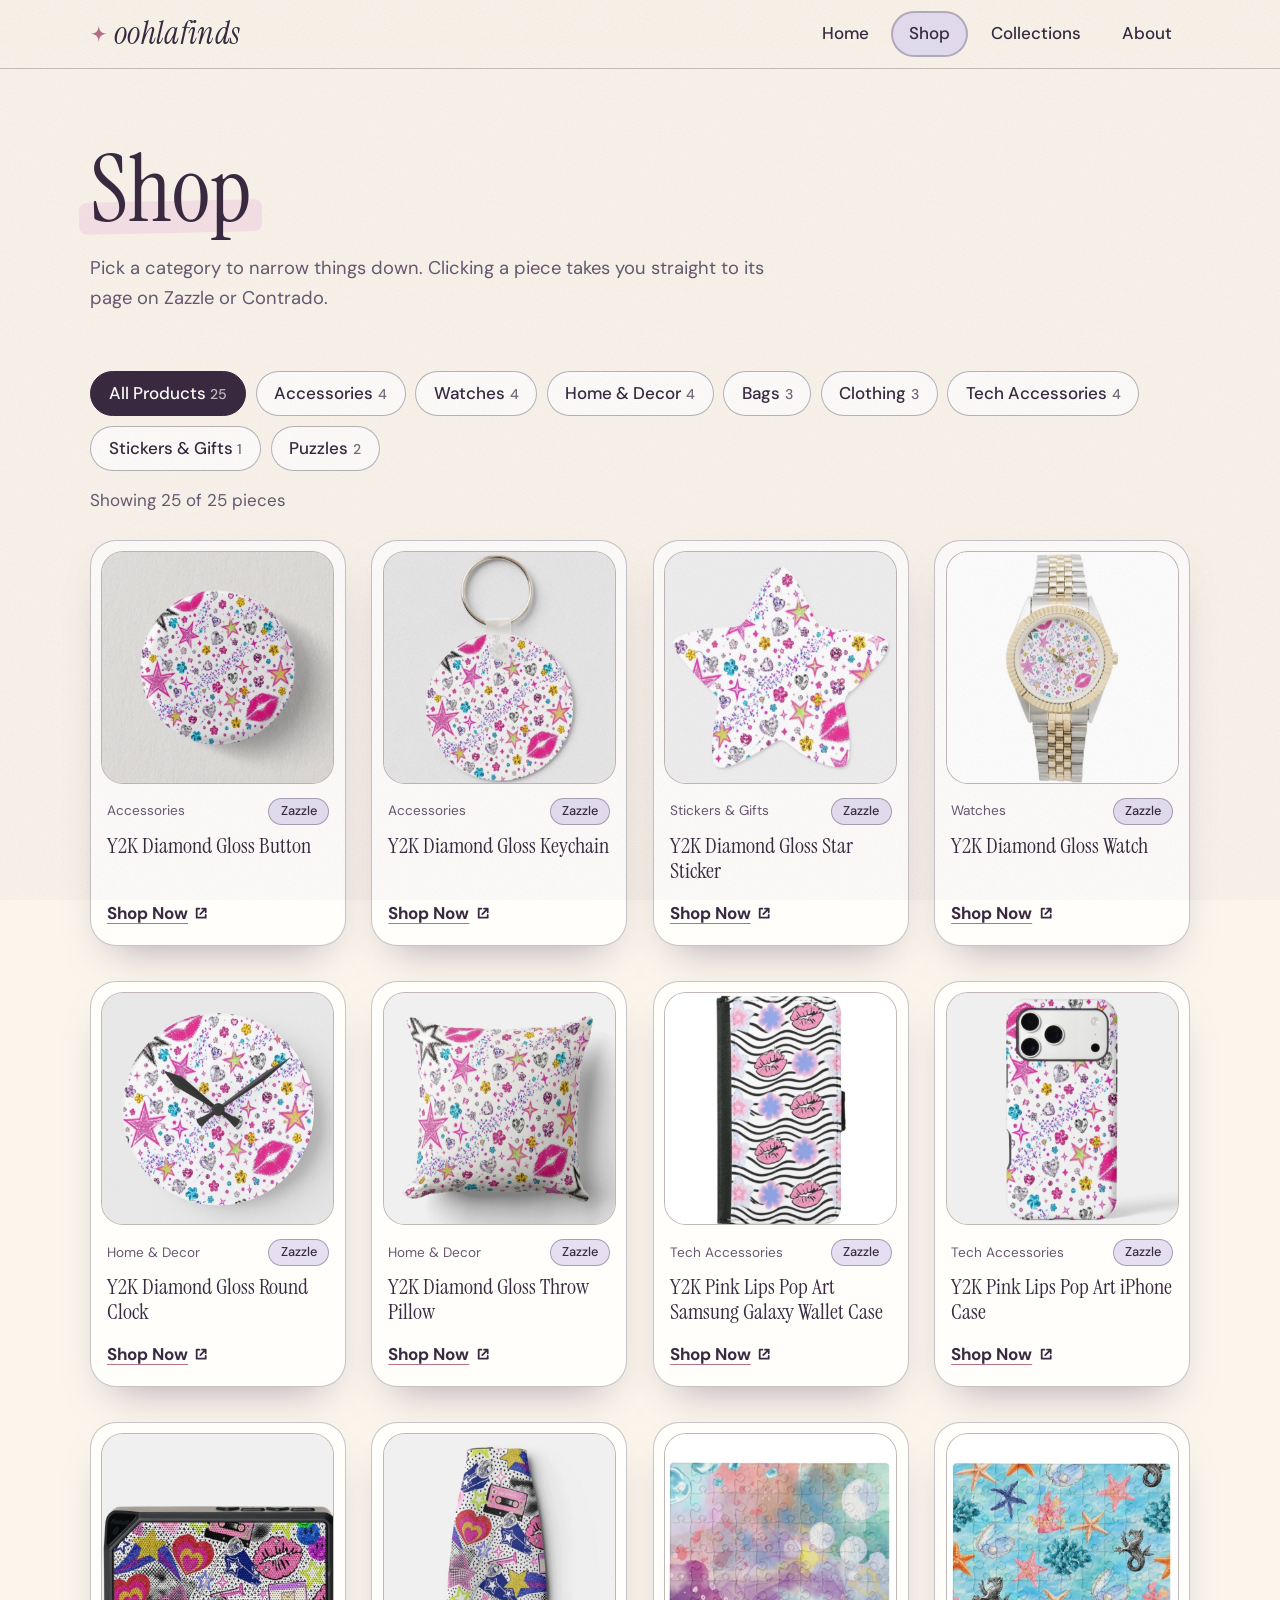
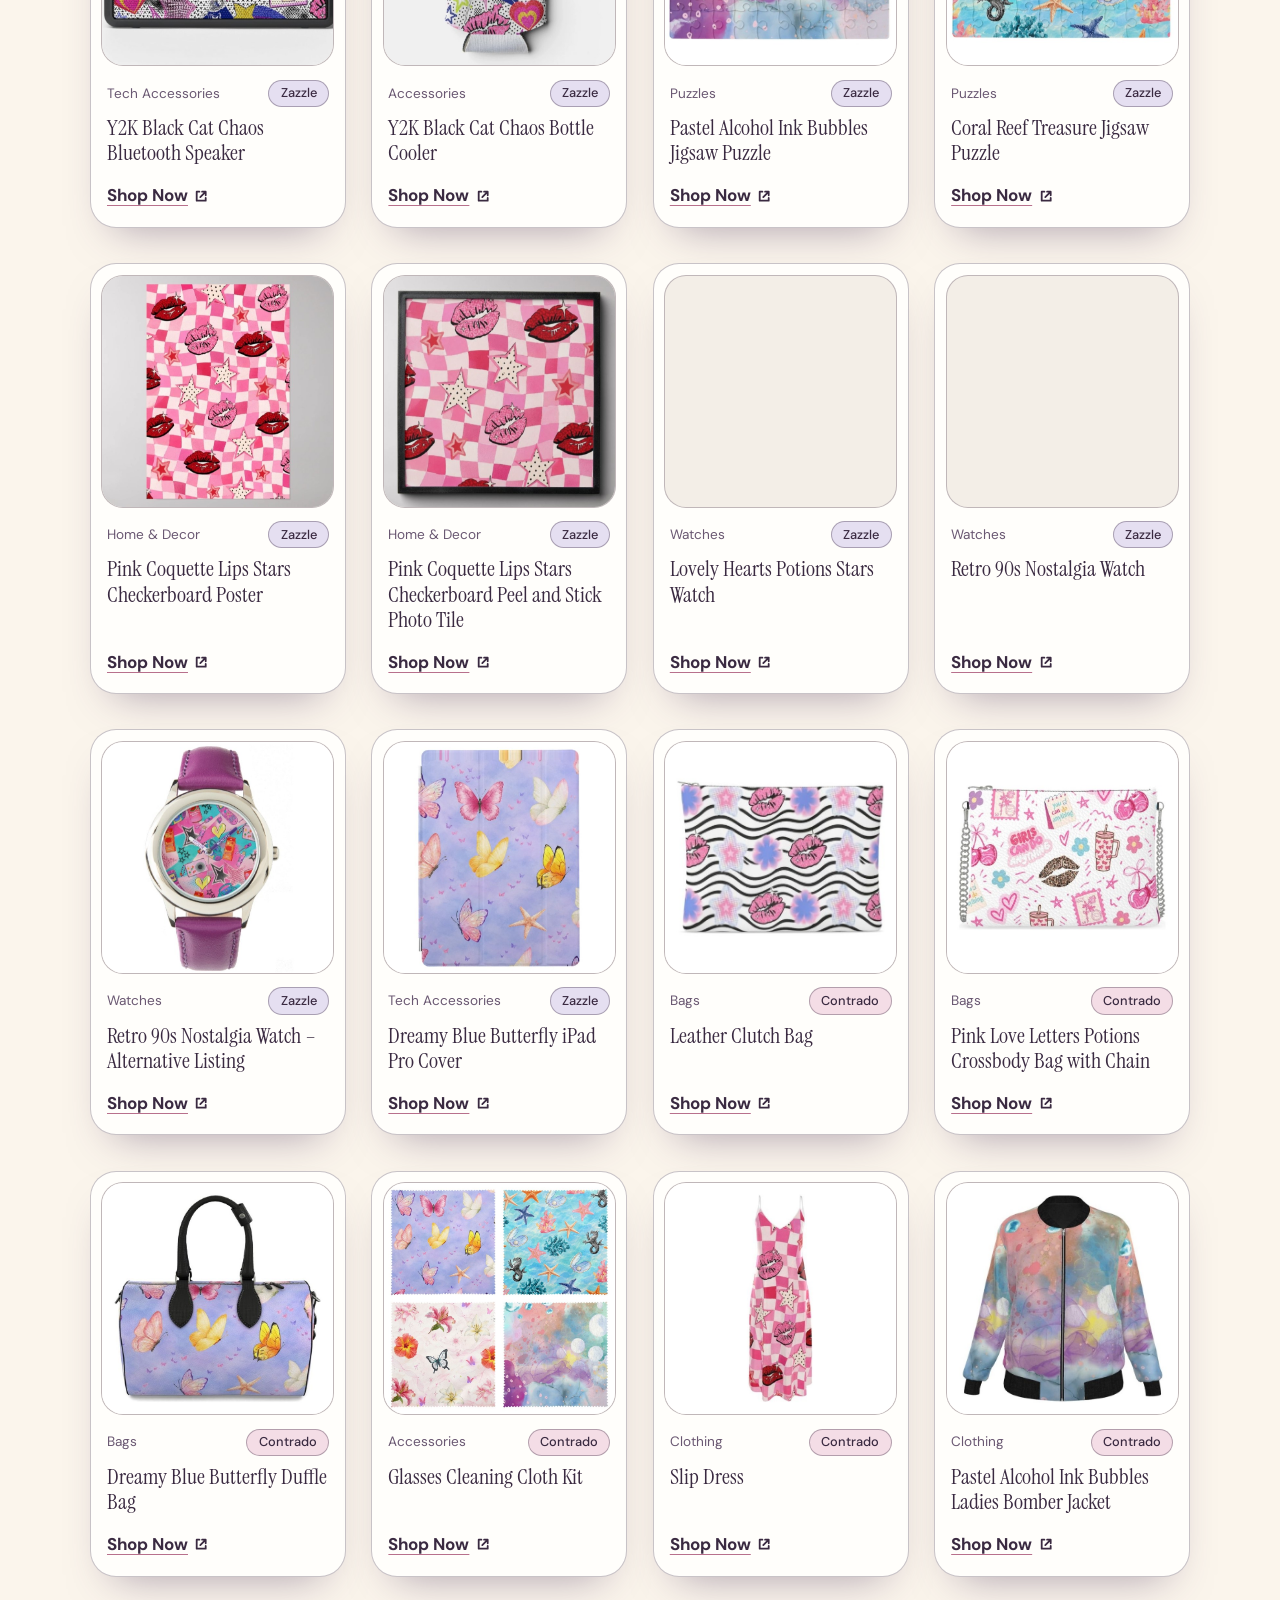
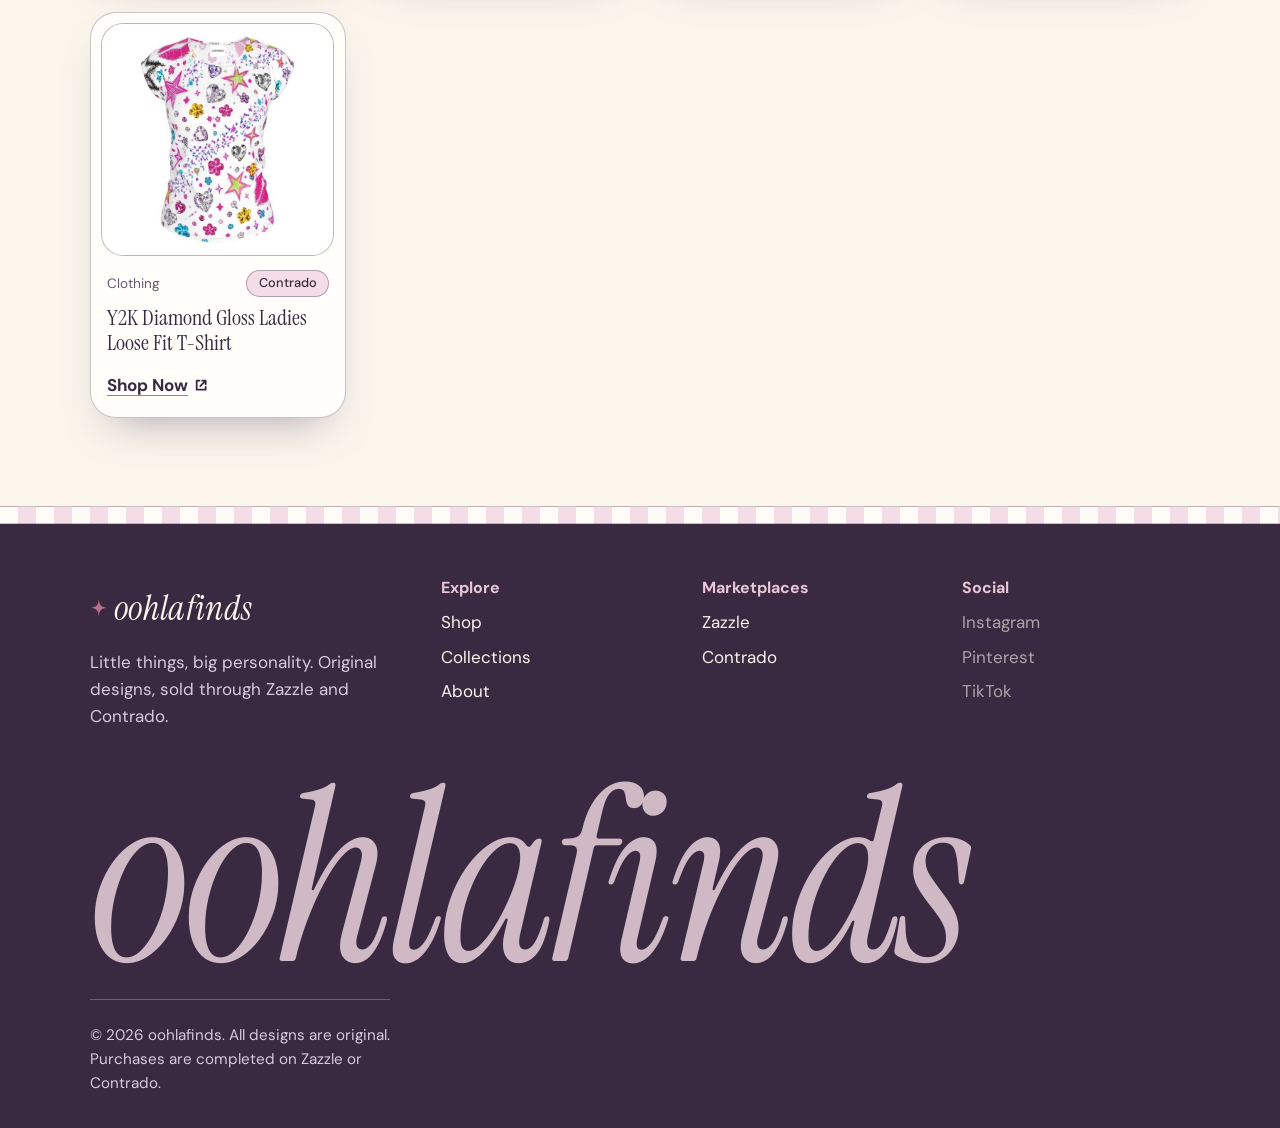
<file: shop.html>
<!DOCTYPE html>
<html lang="en">
<head>
<meta charset="utf-8">
<meta name="viewport" content="width=device-width, initial-scale=1">
<title>Shop | oohlafinds</title>
<meta name="description" content="Browse all oohlafinds designs: accessories, watches, home decor, bags, clothing, tech accessories, stickers and puzzles on Zazzle and Contrado.">
<meta property="og:title" content="Shop | oohlafinds">
<meta property="og:description" content="Browse all oohlafinds designs: accessories, watches, home decor, bags, clothing, tech accessories, stickers and puzzles on Zazzle and Contrado.">
<meta property="og:type" content="website">
<meta name="theme-color" content="#fff6ea">
<link rel="icon" href="data:image/svg+xml,%3Csvg xmlns='http://www.w3.org/2000/svg' viewBox='0 0 100 100'%3E%3Cpath d='M50 4C54 36 64 46 96 50C64 54 54 64 50 96C46 64 36 54 4 50C36 46 46 36 50 4Z' fill='%23e8809f'/%3E%3C/svg%3E">
<link rel="preconnect" href="https://fonts.googleapis.com"><link rel="preconnect" href="https://fonts.gstatic.com" crossorigin><link rel="stylesheet" href="https://fonts.googleapis.com/css2?family=Caveat:wght@500;700&family=DM+Sans:wght@400;500;700&family=Instrument+Serif:ital@0;1&display=swap">
<link rel="stylesheet" href="css/style.css">

</head>
<body>
<a class="skip" href="#main">Skip to content</a>
<header class="site-header">
  <div class="wrap">
    <a class="logo" href="index.html" aria-label="oohlafinds home"><svg viewBox="0 0 100 100" aria-hidden="true"><path d="M50 4C54 36 64 46 96 50C64 54 54 64 50 96C46 64 36 54 4 50C36 46 46 36 50 4Z" fill="currentColor"/></svg>oohlafinds</a>
    <button class="nav-toggle" aria-expanded="false" aria-controls="site-nav" aria-label="Menu"><span></span></button>
    <nav class="nav" id="site-nav" aria-label="Main"><a href="index.html">Home</a><a href="shop.html" aria-current="page">Shop</a><a href="collections.html">Collections</a><a href="about.html">About</a></nav>
  </div>
</header>
<main id="main">

<section class="page-title"><div class="wrap">
  <h1>Shop</h1>
  <p>Pick a category to narrow things down. Clicking a piece takes you straight to its page on Zazzle or Contrado.</p>
</div></section>
<section class="section" style="padding-top:1rem" aria-label="Products">
  <div class="wrap">
    <div class="filters" id="filters" role="group" aria-label="Filter by category"></div>
    <div class="status"><span id="result-count" role="status" aria-live="polite"></span><span id="collection-note" style="display:flex;gap:.8rem"></span></div>
    <ul class="grid" id="shop-grid"></ul>
    <div class="empty" id="empty" hidden><p>Nothing here yet. Try another category.</p></div>
    <noscript><p>The shop needs JavaScript to list products. Please enable it and reload.</p></noscript>
  </div>
</section>
</main>
<div class="checker" aria-hidden="true"></div>
<footer class="site-footer">
  <div class="wrap">
    <div class="foot-grid">
      <div><a class="logo" href="index.html"><svg viewBox="0 0 100 100" aria-hidden="true"><path d="M50 4C54 36 64 46 96 50C64 54 54 64 50 96C46 64 36 54 4 50C36 46 46 36 50 4Z" fill="currentColor"/></svg>oohlafinds</a><p>Little things, big personality. Original designs, sold through Zazzle and Contrado.</p></div>
      <div><h2>Explore</h2><ul><li><a href="shop.html">Shop</a></li><li><a href="collections.html">Collections</a></li><li><a href="about.html">About</a></li></ul></div>
      <div><h2>Marketplaces</h2><ul data-marketplaces></ul></div>
      <div><h2>Social</h2><ul id="social-links"></ul></div>
    </div>
    <div class="wordmark" aria-hidden="true">oohlafinds</div>
    <p class="copy">&copy; <span id="year">2026</span> oohlafinds. All designs are original. Purchases are completed on Zazzle or Contrado.</p>
  </div>
</footer>
<script src="js/products.js"></script>
<script src="js/main.js"></script>
</body>
</html>
</file>
<file: css/style.css>
/* oohlafinds - styles. Colors/fonts live in :root so they are easy to retheme. */
:root{
  --pink:#f9d3e3; --pink-deep:#e8809f; --pink-hot:#ff8fba;
  --cream:#fff6ea; --ivory:#fffaf3; --white:#fff;
  --lav:#dcd0f7; --lav-deep:#8e78cf;
  --ink:#2c1b33; --ink-soft:#5c4a63;
  --serif:"Instrument Serif","Cormorant Garamond",Georgia,serif;
  --sans:"DM Sans",system-ui,-apple-system,"Segoe UI",Roboto,Arial,sans-serif;
  --maxw:1180px; --pad:clamp(1.1rem,4vw,2.5rem);
  --line:2px solid var(--ink);
}
*,*::before,*::after{box-sizing:border-box}
html{scroll-behavior:smooth;scroll-padding-top:5.5rem}
body{margin:0;background:var(--cream);color:var(--ink);font-family:var(--sans);font-size:1.0625rem;line-height:1.6;-webkit-font-smoothing:antialiased}
img,svg{max-width:100%;display:block}
a{color:inherit}
h1,h2,h3{font-family:var(--serif);font-weight:400;line-height:1.05;margin:0}
p{margin:0}
.wrap{max-width:var(--maxw);margin:0 auto;padding:0 var(--pad)}
.skip{position:absolute;left:-999px;top:0;background:var(--ink);color:var(--white);padding:.6rem 1rem;z-index:100;border-radius:0 0 12px 0}
.skip:focus{left:0}
:focus-visible{outline:3px solid var(--lav-deep);outline-offset:3px;border-radius:6px}

/* ---------- header ---------- */
.site-header{position:sticky;top:0;z-index:50;background:rgba(255,246,234,.92);backdrop-filter:blur(10px);border-bottom:var(--line)}
.site-header .wrap{display:flex;align-items:center;justify-content:space-between;height:4.25rem}
.logo{font-family:var(--serif);font-style:italic;font-size:2rem;text-decoration:none;letter-spacing:.01em;display:flex;align-items:center;gap:.4rem}
.logo svg{width:1.1rem;height:1.1rem;color:var(--pink-deep)}
.nav{display:flex;gap:.3rem}
.nav a{text-decoration:none;padding:.45rem 1rem;border-radius:999px;border:2px solid transparent;font-weight:500;transition:background .2s,border-color .2s}
.nav a:hover{background:var(--pink)}
.nav a[aria-current="page"]{background:var(--lav);border-color:var(--ink)}
.nav-toggle{display:none;background:var(--white);border:var(--line);border-radius:999px;width:2.8rem;height:2.8rem;cursor:pointer;padding:0;align-items:center;justify-content:center}
.nav-toggle span,.nav-toggle span::before,.nav-toggle span::after{display:block;width:1.15rem;height:2px;background:var(--ink);position:relative;transition:transform .25s,background .25s}
.nav-toggle span::before,.nav-toggle span::after{content:"";position:absolute;left:0}
.nav-toggle span::before{top:-6px}.nav-toggle span::after{top:6px}
.nav-toggle[aria-expanded="true"] span{background:transparent}
.nav-toggle[aria-expanded="true"] span::before{transform:translateY(6px) rotate(45deg)}
.nav-toggle[aria-expanded="true"] span::after{transform:translateY(-6px) rotate(-45deg)}
@media (max-width:760px){
  .nav-toggle{display:flex}
  .nav{position:absolute;left:0;right:0;top:100%;flex-direction:column;background:var(--cream);border-bottom:var(--line);padding:.75rem var(--pad) 1.2rem;gap:.25rem;display:none}
  .nav.open{display:flex}
  .nav a{font-size:1.15rem;padding:.7rem 1rem}
}

/* ---------- buttons ---------- */
.btn{display:inline-flex;align-items:center;justify-content:center;padding:.85rem 1.6rem;border:var(--line);border-radius:999px;background:var(--pink-hot);color:var(--ink);font-weight:700;text-decoration:none;box-shadow:4px 4px 0 var(--ink);transition:transform .15s,box-shadow .15s;cursor:pointer;font-family:var(--sans);font-size:1rem}
.btn:hover{transform:translate(-2px,-2px);box-shadow:6px 6px 0 var(--ink)}
.btn:active{transform:translate(2px,2px);box-shadow:1px 1px 0 var(--ink)}
.btn--lav{background:var(--lav)}
.btn--white{background:var(--white)}
.btn-row{display:flex;flex-wrap:wrap;gap:1rem}

/* ---------- hero ---------- */
.hero{position:relative;overflow:hidden;padding:clamp(2.5rem,6vw,5rem) 0 clamp(3rem,7vw,6rem);background:
  radial-gradient(60rem 30rem at 85% 10%,var(--lav) 0,transparent 60%),
  radial-gradient(40rem 26rem at 0% 100%,var(--pink) 0,transparent 65%),var(--cream)}
.hero .wrap{display:grid;grid-template-columns:1.05fr .95fr;gap:2rem;align-items:center}
.hero h1{font-size:clamp(3.2rem,7.5vw,6rem);letter-spacing:-.015em}
.hero h1 em{display:block;font-style:italic;color:var(--pink-deep);-webkit-text-stroke:0}
.hero p.lead{margin:1.6rem 0 2rem;max-width:34ch;font-size:1.2rem;color:var(--ink-soft)}
.collage{position:relative;height:clamp(22rem,44vw,32rem)}
.tile{position:absolute;border:var(--line);box-shadow:6px 6px 0 var(--ink);display:grid;place-items:center;overflow:hidden}
.tile svg{width:55%;color:var(--ink);opacity:.9}
.tile b{position:absolute;bottom:.7rem;left:0;right:0;text-align:center;font-family:var(--serif);font-style:italic;font-weight:400;font-size:1.15rem}
.tile--a{width:46%;height:66%;left:0;top:4%;border-radius:999px 999px 24px 24px;background:linear-gradient(160deg,#fbd3e6,#e3d9fb);--r:-5deg}
.tile--b{width:42%;height:44%;right:4%;top:0;border-radius:50%;background:linear-gradient(160deg,#ff9fc6,#ffe0ee);--r:7deg}
.tile--c{width:48%;height:42%;right:0;bottom:2%;border-radius:28px;background:linear-gradient(160deg,#cfe3fb,#e6dcfa);--r:-3deg}
.tile{transform:rotate(var(--r));animation:drop .9s cubic-bezier(.2,.9,.3,1.2) both}
.tile--b{animation-delay:.12s}.tile--c{animation-delay:.24s}
@keyframes drop{from{opacity:0;transform:translateY(-40px) rotate(calc(var(--r) * 3))}to{opacity:1;transform:rotate(var(--r))}}
.float{position:absolute;pointer-events:none;color:var(--lav-deep);animation:bob 6s ease-in-out infinite}
.float svg{width:100%;height:100%}
.f1{width:2.2rem;height:2.2rem;left:46%;top:2%;color:var(--pink-deep)}
.f2{width:1.6rem;height:1.6rem;left:2%;bottom:6%;animation-delay:-2s}
.f3{width:2.8rem;height:2.8rem;left:48%;bottom:10%;animation-delay:-4s;color:var(--pink-hot)}
@keyframes bob{0%,100%{transform:translateY(0) rotate(0)}50%{transform:translateY(-12px) rotate(12deg)}}
@media (max-width:860px){.hero .wrap{grid-template-columns:1fr}.collage{height:22rem;margin-top:1rem}}

/* ---------- sections ---------- */
.section{padding:clamp(3rem,7vw,5.5rem) 0}
.section--ivory{background:var(--ivory);border-block:var(--line)}
.section--lav{background:var(--lav);border-block:var(--line)}
.section-head{display:flex;justify-content:space-between;align-items:flex-end;gap:1.5rem;flex-wrap:wrap;margin-bottom:2.2rem}
.section-head h2{font-size:clamp(2.2rem,5vw,3.6rem)}
.section-head p{max-width:42ch;color:var(--ink-soft)}
.page-title{padding:clamp(2.5rem,6vw,4.5rem) 0 1rem}
.page-title h1{font-size:clamp(3rem,8vw,5.8rem)}
.page-title p{margin-top:1rem;max-width:52ch;color:var(--ink-soft);font-size:1.15rem}

/* ---------- product grid ---------- */
.grid{list-style:none;margin:0;padding:0;display:grid;grid-template-columns:repeat(auto-fill,minmax(15.5rem,1fr));gap:1.6rem 1.4rem}
.card{display:flex;flex-direction:column;height:100%;background:var(--white);border:var(--line);border-radius:22px;box-shadow:5px 5px 0 var(--pink-deep);text-decoration:none;overflow:hidden;transition:transform .18s,box-shadow .18s}
.card:hover,.card:focus-visible{transform:translate(-3px,-3px);box-shadow:8px 8px 0 var(--lav-deep)}
.card__media{aspect-ratio:1/1;background:var(--pink);border-bottom:var(--line);overflow:hidden;position:relative}
.card__media img{width:100%;height:100%;object-fit:cover}
.ph{width:100%;height:100%;display:grid;place-items:center;align-content:center;gap:.5rem;background:linear-gradient(155deg,var(--c1),var(--c2));text-align:center;padding:1rem}
.ph svg{width:38%;color:var(--ink);opacity:.85}
.ph span{font-family:var(--serif);font-style:italic;font-size:1.2rem;line-height:1.1}
.card__body{padding:1rem 1.1rem 1.2rem;display:flex;flex-direction:column;gap:.35rem;flex:1}
.card__meta{display:flex;align-items:center;justify-content:space-between;gap:.5rem;font-size:.85rem;color:var(--ink-soft)}
.chip{font-size:.8rem;font-weight:700;padding:.15rem .7rem;border:1.5px solid var(--ink);border-radius:999px;color:var(--ink)}
.chip--zazzle{background:var(--lav)}
.chip--contrado{background:var(--pink)}
.card h3{font-size:1.4rem;line-height:1.12;margin-top:.15rem}
.card__cta{margin-top:auto;padding-top:.7rem;font-weight:700;display:inline-flex;align-items:center;gap:.4rem;text-decoration:underline;text-decoration-thickness:2px;text-underline-offset:4px;text-decoration-color:var(--pink-deep)}
.card__cta svg{width:.9rem;height:.9rem}

/* ---------- filters ---------- */
.filters{display:flex;flex-wrap:wrap;gap:.6rem;margin:1.6rem 0 1rem}
.filter{font:inherit;font-weight:500;padding:.5rem 1.1rem;border:var(--line);border-radius:999px;background:var(--white);color:var(--ink);cursor:pointer;transition:background .15s,transform .15s}
.filter:hover{background:var(--pink)}
.filter[aria-pressed="true"]{background:var(--ink);color:var(--white)}
.filter small{opacity:.7;margin-left:.3rem}
.status{display:flex;flex-wrap:wrap;align-items:center;gap:.8rem;margin-bottom:1.6rem;color:var(--ink-soft)}
.status button{font:inherit;background:none;border:0;padding:0;text-decoration:underline;cursor:pointer;color:var(--ink);font-weight:700}
.empty{padding:3rem 1rem;text-align:center;border:2px dashed var(--ink);border-radius:22px;background:var(--ivory)}

/* ---------- collection tiles (home) ---------- */
.col-grid{list-style:none;margin:0;padding:0;display:grid;grid-template-columns:repeat(auto-fill,minmax(13rem,1fr));gap:1.4rem}
.col-tile{display:flex;flex-direction:column;gap:.7rem;text-decoration:none}
.col-tile .ph{aspect-ratio:4/5;border:var(--line);border-radius:999px 999px 22px 22px;box-shadow:4px 4px 0 var(--ink);transition:transform .18s}
.col-tile:hover .ph{transform:translate(-3px,-3px) rotate(-1.5deg)}
.col-tile h3{font-size:1.35rem}
.col-tile .n{font-size:.9rem;color:var(--ink-soft)}
.col-tile .ph span{display:none}
.col-tile .ph svg{width:46%}

/* ---------- collections page ---------- */
.jump{display:flex;flex-wrap:wrap;gap:.5rem;margin-top:1.8rem}
.jump a{padding:.4rem 1rem;border:var(--line);border-radius:999px;background:var(--white);text-decoration:none;font-weight:500;transition:background .15s}
.jump a:hover{background:var(--lav)}
.collection{padding:clamp(2.5rem,6vw,4rem) 0;border-top:var(--line)}
.collection__head{display:grid;grid-template-columns:9rem 1fr auto;gap:1.5rem;align-items:center;margin-bottom:2rem}
.collection__head .ph{aspect-ratio:1;border:var(--line);border-radius:50%;box-shadow:4px 4px 0 var(--ink)}
.collection__head .ph span{display:none}
.collection__head .ph svg{width:52%}
.collection__head h2{font-size:clamp(2rem,4.5vw,3.2rem)}
.collection__head p{color:var(--ink-soft);max-width:52ch;margin-top:.4rem}
@media (max-width:700px){.collection__head{grid-template-columns:5.5rem 1fr}.collection__head .btn{grid-column:1/-1;justify-self:start}}

/* ---------- about ---------- */
.about-hero{display:grid;grid-template-columns:1.2fr .8fr;gap:3rem;align-items:center}
.about-hero h1,.about-hero h2{font-size:clamp(2.4rem,6vw,4.6rem)}
.about-hero p{margin-top:1.4rem;font-size:1.15rem;max-width:56ch;color:var(--ink-soft)}
.about-art{aspect-ratio:1;border:var(--line);border-radius:999px 999px 28px 28px;box-shadow:8px 8px 0 var(--ink);overflow:hidden;max-width:24rem;justify-self:center;width:100%}
@media (max-width:820px){.about-hero{grid-template-columns:1fr}}
.facts{display:grid;grid-template-columns:repeat(auto-fit,minmax(15rem,1fr));gap:1.4rem;margin-top:2.5rem}
.fact{background:var(--white);border:var(--line);border-radius:22px;padding:1.4rem;box-shadow:5px 5px 0 var(--pink-deep)}
.fact h3{font-size:1.6rem;margin-bottom:.5rem}
.fact p{color:var(--ink-soft)}
.mk-links{display:flex;flex-wrap:wrap;gap:1rem;margin-top:1.5rem}

/* ---------- footer ---------- */
.site-footer{background:var(--ink);color:var(--cream);padding:3.5rem 0 2rem;margin-top:0}
.foot-grid{display:grid;grid-template-columns:1.4fr repeat(3,1fr);gap:2rem}
.site-footer .logo{color:var(--cream);font-size:2.2rem}
.site-footer p{color:#d9c9de;max-width:30ch;margin-top:.8rem}
.site-footer h2{font-family:var(--sans);font-size:1rem;font-weight:700;margin-bottom:.8rem;color:var(--pink)}
.site-footer ul{list-style:none;margin:0;padding:0;display:grid;gap:.45rem}
.site-footer a{text-decoration:none;color:var(--cream)}
.site-footer a:hover{text-decoration:underline;text-underline-offset:4px}
.site-footer a[aria-disabled="true"]{opacity:.6;cursor:default}
.copy{margin-top:2.5rem;padding-top:1.4rem;border-top:1px solid rgba(255,246,234,.25);color:#d9c9de;font-size:.95rem}
@media (max-width:820px){.foot-grid{grid-template-columns:1fr 1fr}}
@media (max-width:480px){.foot-grid{grid-template-columns:1fr}}

@media (prefers-reduced-motion:reduce){
  html{scroll-behavior:auto}
  *,*::before,*::after{animation:none!important;transition:none!important}
}
.mk-links a{display:inline-block;padding:.8rem 1.6rem;border:var(--line);border-radius:999px;background:var(--lav);font-weight:700;text-decoration:none;box-shadow:4px 4px 0 var(--ink);transition:transform .15s,box-shadow .15s}
.mk-links li:nth-child(2) a{background:var(--pink)}
.mk-links a:hover{transform:translate(-2px,-2px);box-shadow:6px 6px 0 var(--ink)}

/* =====================================================
   ARTISTIC LAYER: scrapbook / sticker-sheet direction
   (paper grain, washi tape, die-cut stickers, mixed shapes)
   ===================================================== */
:root{--hand:"Caveat","Bradley Hand",cursive;--butter:#ffe7a3}
body::before{content:"";position:fixed;inset:0;pointer-events:none;z-index:200;opacity:.13;mix-blend-mode:multiply;background-image:url("data:image/svg+xml,%3Csvg xmlns='http://www.w3.org/2000/svg' width='220' height='220'%3E%3Cfilter id='n'%3E%3CfeTurbulence type='fractalNoise' baseFrequency='.85' numOctaves='2' stitchTiles='stitch'/%3E%3CfeColorMatrix values='0 0 0 0 .3 0 0 0 0 .2 0 0 0 0 .3 0 0 0 .7 0'/%3E%3C/filter%3E%3Crect width='100%25' height='100%25' filter='url(%23n)'/%3E%3C/svg%3E")}

/* checkerboard + ribbon dividers */
.checker{height:30px;background:repeating-conic-gradient(var(--pink) 0 25%,var(--white) 0 50%) 0 0/60px 60px;border-block:var(--line)}
.ribbon{background:var(--lav);border-bottom:var(--line);overflow:hidden;white-space:nowrap}
.ribbon__track{display:inline-flex;align-items:center;gap:1.6rem;padding:.8rem 0;animation:slide 50s linear infinite;will-change:transform}
.ribbon__track span{font-family:var(--serif);font-style:italic;font-size:1.7rem;line-height:1}
.ribbon__track svg{width:1.1rem;height:1.1rem;color:var(--pink-deep);flex:none}
@keyframes slide{to{transform:translateX(-50%)}}

/* hero: sticker sheet */
.hero{background:
  radial-gradient(52rem 30rem at 88% 0%,var(--lav) 0,transparent 62%),
  radial-gradient(36rem 26rem at 0% 100%,var(--pink) 0,transparent 65%),var(--cream)}
.hero::before{content:"";position:absolute;inset:0;pointer-events:none;background:radial-gradient(rgba(232,128,159,.4) 1.6px,transparent 2.2px) 0 0/26px 26px;-webkit-mask:linear-gradient(100deg,transparent 40%,#000);mask:linear-gradient(100deg,transparent 40%,#000)}
.hero .wrap{position:relative;z-index:1}
.hero h1 em{font-size:1.08em;margin-top:.05em}
.scribble{width:min(24rem,80%);height:1.2rem;margin:.2rem 0 0 .2rem}
.tile::before{content:"";position:absolute;top:.6rem;left:50%;width:5rem;height:1.5rem;transform:translateX(-50%) rotate(-4deg);background:rgba(255,231,163,.85);border:1px dashed rgba(44,27,51,.3);display:none}
.tile b{font-family:var(--hand);font-style:normal;font-weight:700;font-size:1.6rem}
.tile--b::before{display:none}
.sticker{position:absolute;pointer-events:none;filter:drop-shadow(2px 0 0 #fff) drop-shadow(-2px 0 0 #fff) drop-shadow(0 2px 0 #fff) drop-shadow(0 -2px 0 #fff) drop-shadow(3px 5px 0 rgba(44,27,51,.3))}
.st-heart{width:5.2rem;left:30%;bottom:2%;transform:rotate(-14deg);animation:drop 1s .45s cubic-bezier(.2,.9,.3,1.3) both;--r:-14deg}
.st-star{width:4.4rem;right:36%;top:36%;transform:rotate(12deg);animation:drop 1s .55s cubic-bezier(.2,.9,.3,1.3) both;--r:12deg}
.badge{position:absolute;width:8.2rem;left:-1.6rem;bottom:-1.4rem;z-index:3;filter:drop-shadow(4px 4px 0 var(--pink-deep))}
.badge__ring{transform-origin:100px 100px;animation:spin 28s linear infinite}
@keyframes spin{to{transform:rotate(360deg)}}
@media (max-width:860px){.badge{width:6.4rem;left:0;bottom:-1rem}}

/* section headings: wavy underline */
.section-head h2::after{content:"";display:block;width:104px;height:12px;margin-top:.7rem;background:url("data:image/svg+xml,%3Csvg xmlns='http://www.w3.org/2000/svg' viewBox='0 0 104 12'%3E%3Cpath d='M2 6Q12 -2 22 6T42 6T62 6T82 6T102 6' fill='none' stroke='%23e8809f' stroke-width='3' stroke-linecap='round'/%3E%3C/svg%3E") no-repeat}
.page-title h1{display:inline-block;position:relative;isolation:isolate}
.page-title h1::after{content:"";position:absolute;left:-.12em;right:-.12em;bottom:.06em;height:.34em;background:var(--pink);z-index:-1;transform:rotate(-1.2deg);border-radius:8px}

/* product cards: taped polaroids with mixed shapes */
.grid{gap:2.2rem 1.6rem}
.card{position:relative;overflow:visible;padding:.65rem .65rem 0;transform:rotate(var(--tilt,0deg));background:var(--white)}
.grid>li:nth-child(3n+1) .card{--tilt:-1.1deg}
.grid>li:nth-child(3n+2) .card{--tilt:.9deg}
.grid>li:nth-child(3n) .card{--tilt:-.4deg}
.card:hover,.card:focus-visible{transform:translate(-3px,-5px) rotate(0)}
.card::before{content:"";position:absolute;z-index:2;top:-.7rem;left:50%;width:4.6rem;height:1.4rem;transform:translateX(-50%) rotate(-3deg);background:rgba(220,208,247,.9);border:1px dashed rgba(44,27,51,.28)}
.grid>li:nth-child(3n+2) .card::before{background:rgba(249,211,227,.95);transform:translateX(-50%) rotate(2.5deg)}
.grid>li:nth-child(3n) .card::before{background:rgba(255,231,163,.9)}
.card__media{border:var(--line);border-radius:24px}
.grid>li:nth-child(4n+1) .card__media{border-radius:999px 999px 18px 18px}
.grid>li:nth-child(4n+3) .card__media{border-radius:34% 66% 38% 62% / 44% 40% 60% 56%}
.grid>li:nth-child(4n) .card__media{border-radius:18px 18px 999px 999px}
.card__body{padding:.85rem .35rem 1.1rem}
.ph span{font-family:var(--hand);font-style:normal;font-weight:700;font-size:1.5rem}
.card .ph svg{width:36%}

/* home collection tiles: staggered, mixed silhouettes */
.col-grid{gap:2rem 1.4rem;align-items:start}
.col-grid>li:nth-child(even){margin-top:2.2rem}
.col-grid>li:nth-child(4n+2) .ph{border-radius:50%}
.col-grid>li:nth-child(4n+3) .ph{border-radius:30px}
.col-grid>li:nth-child(4n) .ph{border-radius:22px 22px 999px 999px}
.col-tile h3{font-size:1.55rem}
.col-tile .n{font-family:var(--hand);font-size:1.3rem;color:var(--ink-soft);line-height:1}
.collection__head .ph{border-radius:999px 999px 22px 22px;aspect-ratio:4/5}

/* about */
.about-art{transform:rotate(2.5deg)}
.fact{transform:rotate(-.8deg)}
.fact:nth-child(2){transform:rotate(.9deg)}
.fact h3{font-size:1.8rem}

/* footer wordmark */
.wordmark{font-family:var(--serif);font-style:italic;font-size:clamp(4rem,19vw,15rem);line-height:.9;color:var(--pink);margin-top:2.5rem;letter-spacing:-.02em;white-space:nowrap;overflow:hidden;user-select:none}
@media (max-width:860px){.tile b{font-size:1.25rem;bottom:.5rem}.tile svg{width:42%}.st-star{right:30%;top:30%;width:3.4rem}}

/* =====================================================
   REFINED LAYER: dreamy gallery. Softer palette, hairlines,
   diffuse shadows, no cartoon outlines. Overrides the above.
   ===================================================== */
:root{
  --pink:#f4dde6; --pink-deep:#b8708c; --pink-hot:#e3b5c8;
  --cream:#fbf5ec; --ivory:#fffcf7; --white:#fffefb;
  --lav:#e5dff1; --lav-deep:#8f80b3;
  --ink:#3a2a41; --ink-soft:#6a5872; --butter:#f3e6c4;
  --line:1px solid rgba(58,42,65,.28);
  --shadow:0 22px 44px -24px rgba(80,55,95,.5);
}
.site-header{background:rgba(251,245,236,.9)}
.nav a[aria-current="page"]{background:var(--lav);border-color:rgba(58,42,65,.28)}

/* buttons: quiet, solid plum + outline */
.btn{background:var(--ink);color:var(--cream);border:1px solid var(--ink);box-shadow:none;font-weight:500;letter-spacing:.01em;padding:.9rem 1.8rem}
.btn:hover{transform:translateY(-2px);box-shadow:0 14px 24px -14px rgba(58,42,65,.7);background:#54405e}
.btn:active{transform:translateY(0);box-shadow:none}
.btn--lav,.btn--white{background:transparent;color:var(--ink);border:1px solid var(--ink)}
.btn--lav:hover,.btn--white:hover{background:rgba(255,254,251,.7);box-shadow:none}

/* hero: watercolor washes instead of dots and stickers */
.hero{background:
  radial-gradient(42rem 28rem at 86% 6%,rgba(214,200,240,.8),transparent 66%),
  radial-gradient(34rem 26rem at 68% 96%,rgba(244,205,222,.75),transparent 66%),
  radial-gradient(30rem 22rem at 0% 100%,rgba(246,228,204,.9),transparent 66%),var(--cream)}
.hero::before{display:none}
.hero h1{font-weight:400}
.hero h1 em{color:var(--pink-deep)}
.tile{border:var(--line);box-shadow:var(--shadow)}
.tile svg{opacity:.7}
.tile--a{background:linear-gradient(160deg,#f6dbe7,#e2daf3)}
.tile--b{background:linear-gradient(160deg,#efc3d6,#fbe7ef)}
.tile--c{background:linear-gradient(160deg,#d3e2f4,#e8e1f5)}
.tile b{font-weight:500}
.sticker{display:none}
.badge{filter:drop-shadow(0 12px 18px rgba(80,55,95,.3))}

/* dividers */
.checker{height:18px;background:repeating-conic-gradient(var(--pink) 0 25%,var(--ivory) 0 50%) 0 0/36px 36px;border-block:var(--line)}
.ribbon{background:var(--ivory);border-block:var(--line)}
.ribbon__track span{color:var(--ink-soft)}
.section--lav{background:var(--lav)}

/* cards: framed gallery pieces */
.card{transform:none;background:var(--white);border:var(--line);border-radius:26px;box-shadow:var(--shadow)}
.card::before{display:none}
.card:hover,.card:focus-visible{transform:translateY(-6px);box-shadow:0 34px 54px -26px rgba(80,55,95,.55)}
.card__media{border:var(--line)}
.chip{border:1px solid rgba(58,42,65,.35);font-weight:500}
.card__cta{text-decoration-thickness:1px;text-decoration-color:var(--pink-deep)}
.ph svg{opacity:.7}

/* collections, about, links */
.col-tile .ph,.collection__head .ph{border:var(--line);box-shadow:var(--shadow)}
.col-tile:hover .ph{transform:translateY(-6px)}
.about-art{border:var(--line);box-shadow:var(--shadow);transform:none}
.fact{border:var(--line);box-shadow:var(--shadow);transform:none}
.fact:nth-child(2){transform:none}
.mk-links a{border:1px solid rgba(58,42,65,.4);box-shadow:none;font-weight:500}
.mk-links a:hover{transform:translateY(-2px);box-shadow:0 14px 24px -16px rgba(58,42,65,.5)}
.filter{border:1px solid rgba(58,42,65,.35)}
.filter[aria-pressed="true"]{background:var(--ink);border-color:var(--ink)}
.page-title h1::after{opacity:.75}
.empty{border:1px dashed rgba(58,42,65,.4)}
.wordmark{color:rgba(244,221,230,.8)}
.site-footer h2{color:#e9c7d6}

/* real product photos: keep them whole and calm (no arch/blob cropping) */
.card__media.has-img{border-radius:22px!important;background:#f3eee7}
.card__media img{transition:transform .5s}
.card:hover .card__media img{transform:scale(1.04)}

/* real photos in collection covers + hero tiles */
.ph.has-cover{padding:0;display:block;overflow:hidden;background:#f3eee7}
.ph.has-cover img{width:100%;height:100%;object-fit:cover}
.tile img{position:absolute;inset:0;width:100%;height:100%;object-fit:cover}
.tile b{left:50%;right:auto;transform:translateX(-50%);white-space:nowrap;background:rgba(255,252,247,.9);padding:.1rem .9rem .2rem;border-radius:999px;border:var(--line)}
.about-art .ph{border-radius:inherit}
</file>
